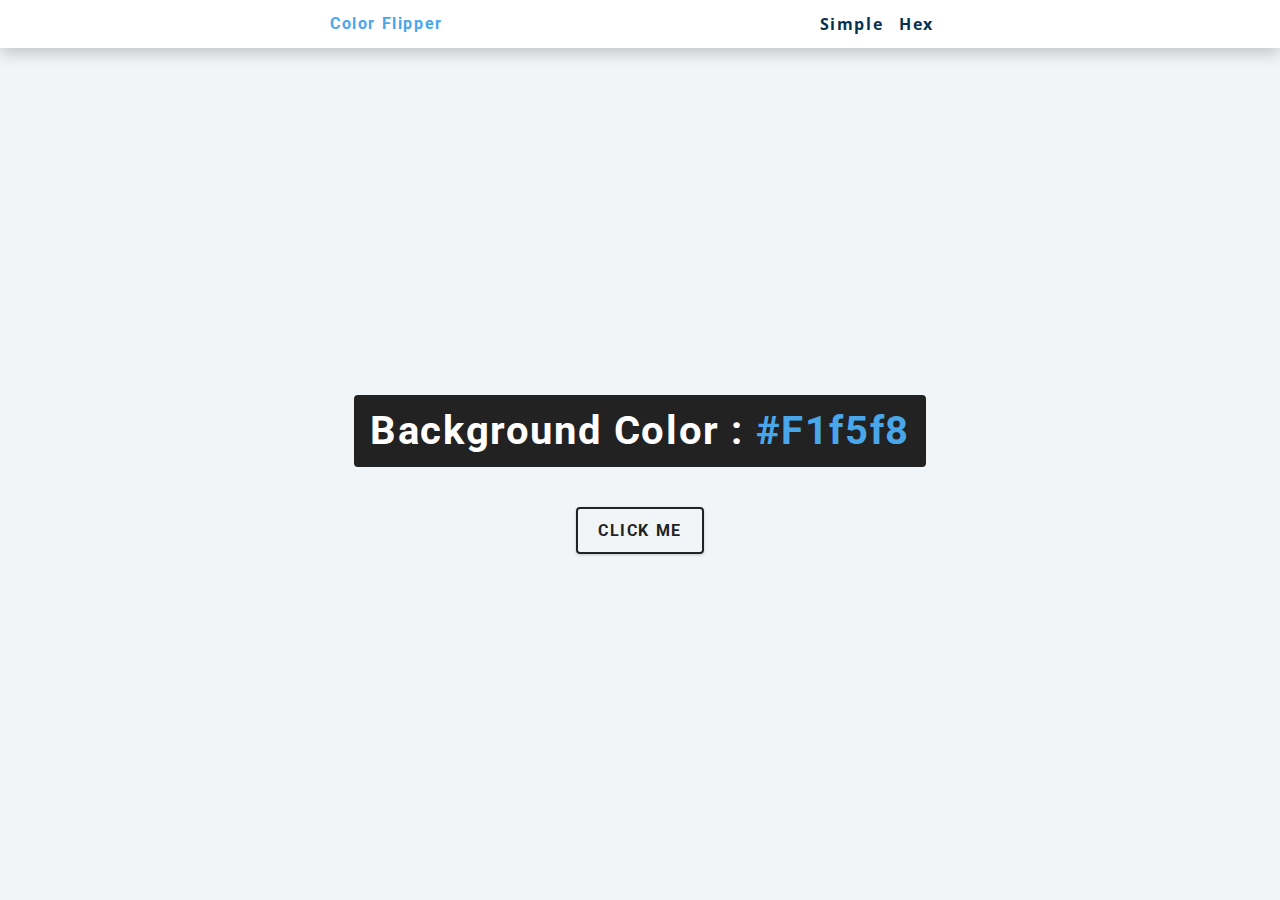
<file: 1-color-flipper/final/index.html>
<!DOCTYPE html>
<html lang="en">
  <head>
    <meta charset="UTF-8" />
    <meta name="viewport" content="width=device-width, initial-scale=1.0" />
    <title>Color Flipper || Simple</title>

    <!-- styles -->
    <link rel="stylesheet" href="styles.css" />
  </head>
  <body>
    <nav>
      <div class="nav-center">
        <h4>color flipper</h4>
        <ul class="nav-links">
          <li><a href="index.html">simple</a></li>
          <li><a href="hex.html">hex</a></li>
        </ul>
      </div>
    </nav>
    <main>
      <div class="container">
        <h2>background color : <span class="color">#f1f5f8</span></h2>
        <button class="btn btn-hero" id="btn">click me</button>
      </div>
    </main>
    <!-- javascript -->
    <script src="app.js"></script>
  </body>
</html>
</file>
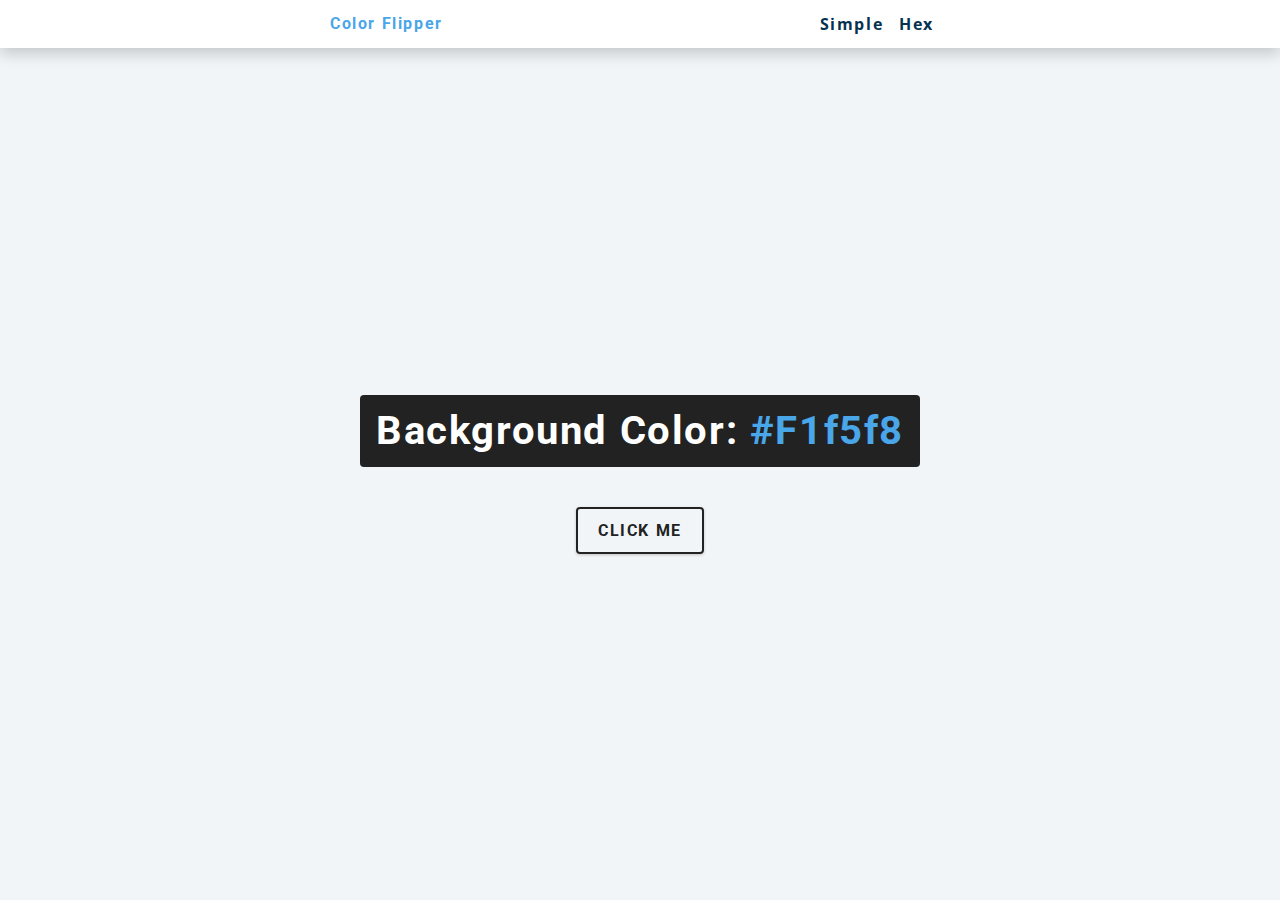
<file: 1-color-flipper/setup/index.html>
<!DOCTYPE html>
<html lang="en">
  <head>
    <meta charset="UTF-8" />
    <meta name="viewport" content="width=device-width, initial-scale=1.0" />
    <title>Color Flipper || Simple</title>

    <!-- styles -->
    <link rel="stylesheet" href="styles.css" />
  </head>
  <body>
<nav>
  <div class="nav-center">
    <h4>color flipper</h4>
    <ul class="nav-links">
      <li>
        <a href="index.html">simple</a>
      </li>
      <li>
        <a href="hex.html">hex</a>
      </li>
    </ul>
  </div>
</nav>    
<main>
  <div class="container">
    <h2>background color: <span class="color">
      #f1f5f8
    </span></h2>
    <button class= "btn btn-hero" id="btn">click me</button>
  </div>
</main>
    <!-- javascript -->
    <script src="app.js"></script>
  </body>
</html>
</file>
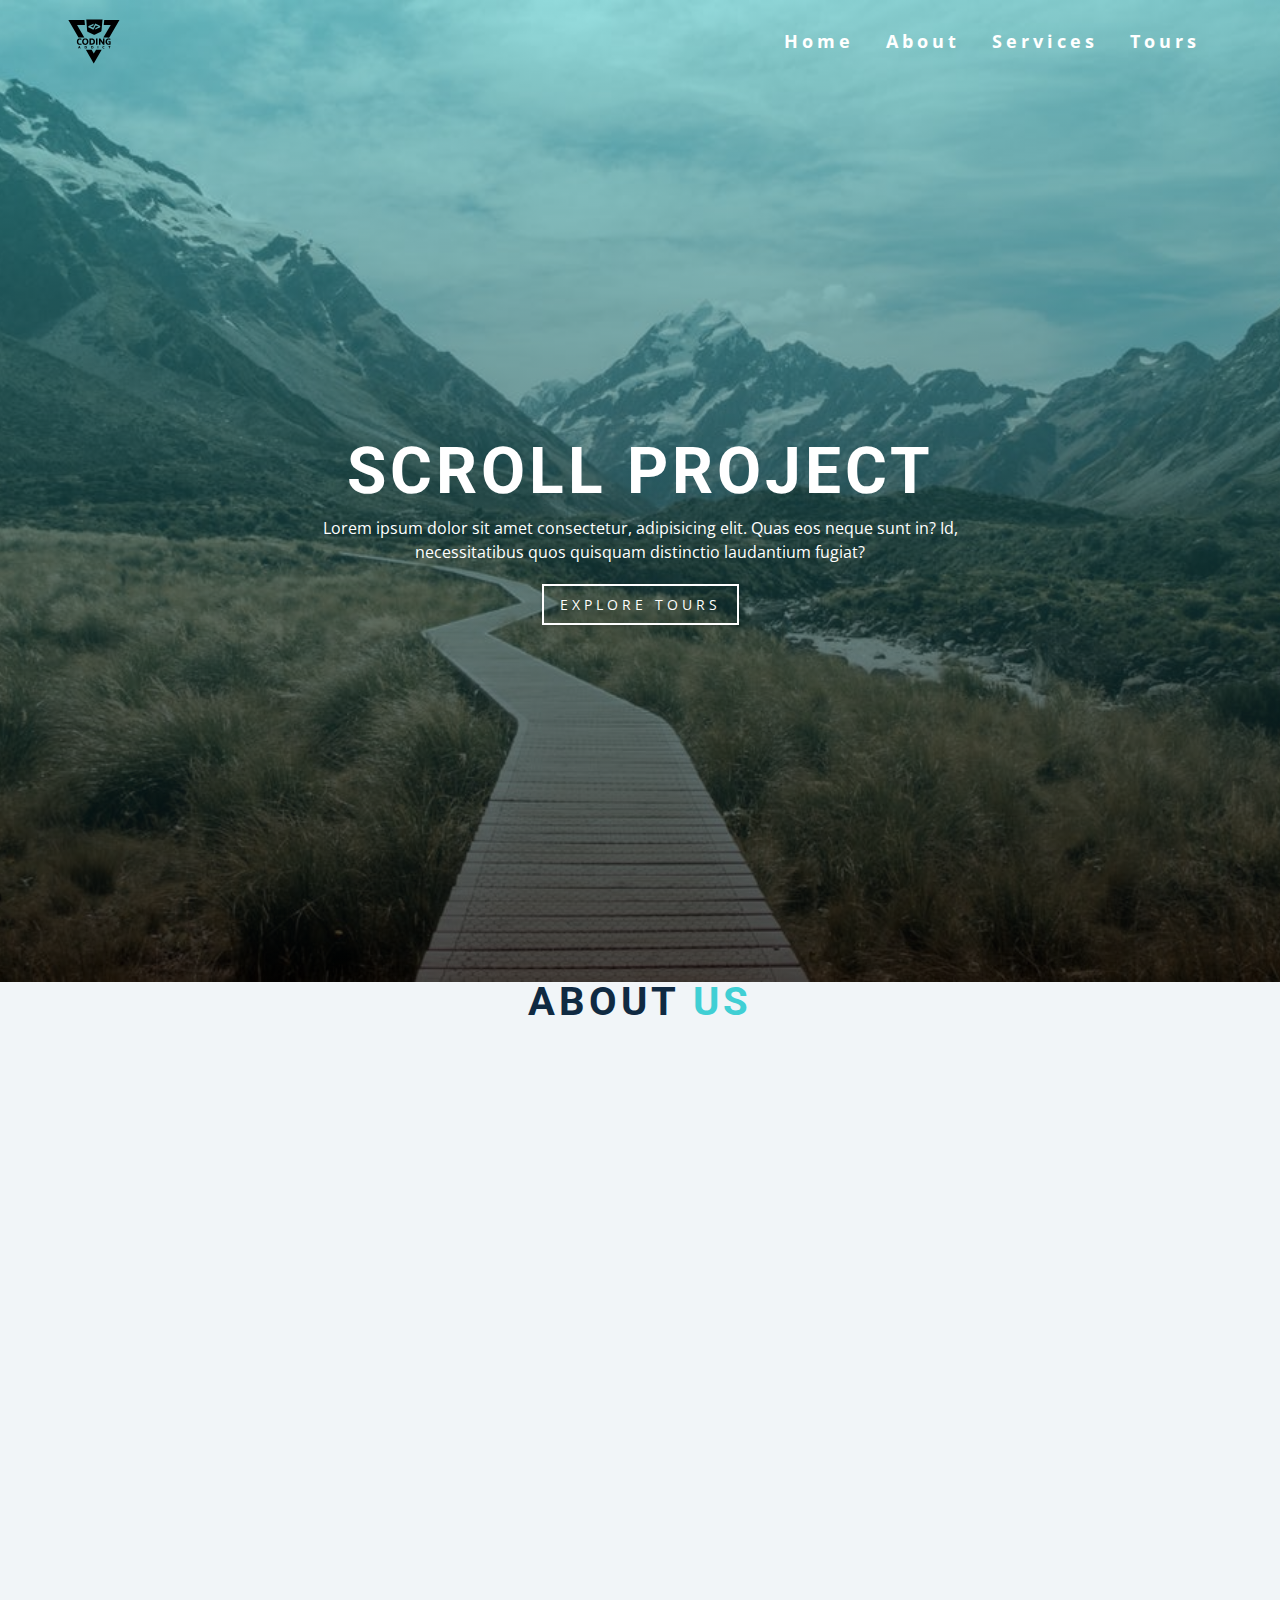
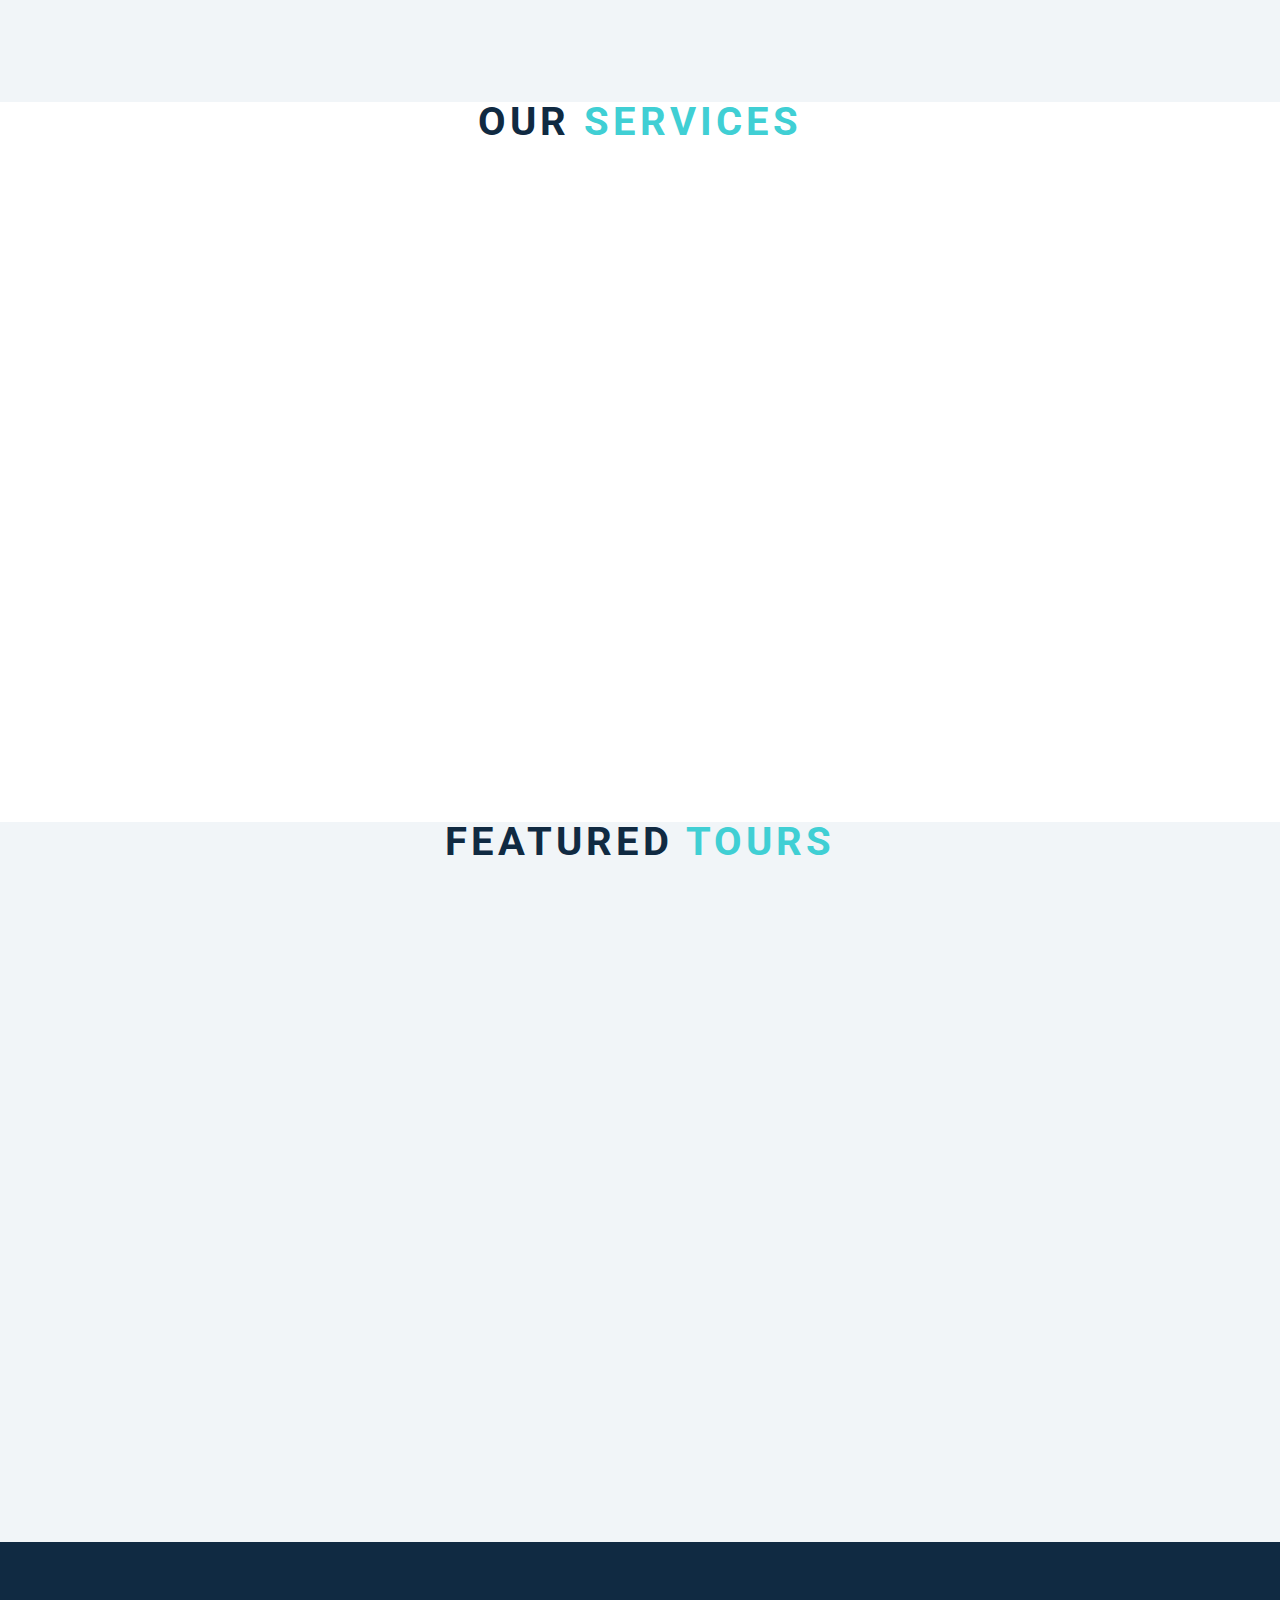
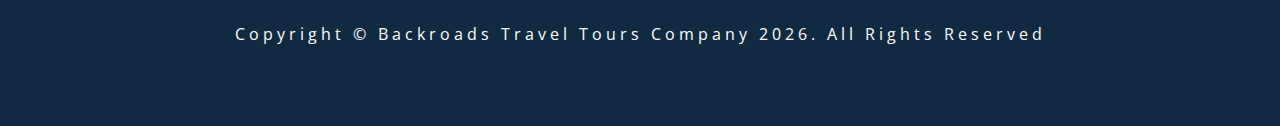
<file: 10-scroll/final/index.html>
<!DOCTYPE html>
<html lang="en">
  <head>
    <meta charset="UTF-8" />
    <meta name="viewport" content="width=device-width, initial-scale=1.0" />
    <title>Scroll</title>
    <!-- font-awesome -->
    <link
      rel="stylesheet"
      href="https://cdnjs.cloudflare.com/ajax/libs/font-awesome/5.14.0/css/all.min.css"
    />
    <!-- styles -->
    <link rel="stylesheet" href="styles.css" />
  </head>
  <body>
    <header id="home">
      <!-- navbar -->
      <nav id="nav">
        <div class="nav-center">
          <!-- nav header -->
          <div class="nav-header">
            <img src="./logo.svg" class="logo" alt="logo" />
            <button class="nav-toggle">
              <i class="fas fa-bars"></i>
            </button>
          </div>
          <!-- links -->
          <div class="links-container">
            <ul class="links">
              <li>
                <a href="#home" class="scroll-link">home</a>
              </li>
              <li>
                <a href="#about" class="scroll-link">about</a>
              </li>
              <li>
                <a href="#services" class="scroll-link">services</a>
              </li>
              <li>
                <a href="#tours" class="scroll-link">tours</a>
              </li>
            </ul>
          </div>
        </div>
      </nav>
      <!-- banner -->
      <div class="banner">
        <div class="container">
          <h1>scroll project</h1>
          <p>
            Lorem ipsum dolor sit amet consectetur, adipisicing elit. Quas eos
            neque sunt in? Id, necessitatibus quos quisquam distinctio
            laudantium fugiat?
          </p>
          <a href="#tours" class="scroll-link btn btn-white">explore tours</a>
        </div>
      </div>
    </header>
    <!-- about -->
    <section id="about" class="section">
      <div class="title">
        <h2>about <span>us</span></h2>
      </div>
    </section>
    <!-- services -->
    <section id="services" class="section">
      <div class="title">
        <h2>our <span>services</span></h2>
      </div>
    </section>
    <!-- contact -->
    <section id="tours" class="section">
      <div class="title">
        <h2>featured <span>tours</span></h2>
      </div>
    </section>
    <!-- footer -->
    <footer class="section">
      <p>
        copyright &copy; backroads travel tours company
        <span id="date"></span>. all rights reserved
      </p>
    </footer>
    <a class="scroll-link top-link" href="#home">
      <i class="fas fa-arrow-up"></i>
    </a>
    <!-- javascript -->
    <script src="app.js"></script>
  </body>
</html>
</file>
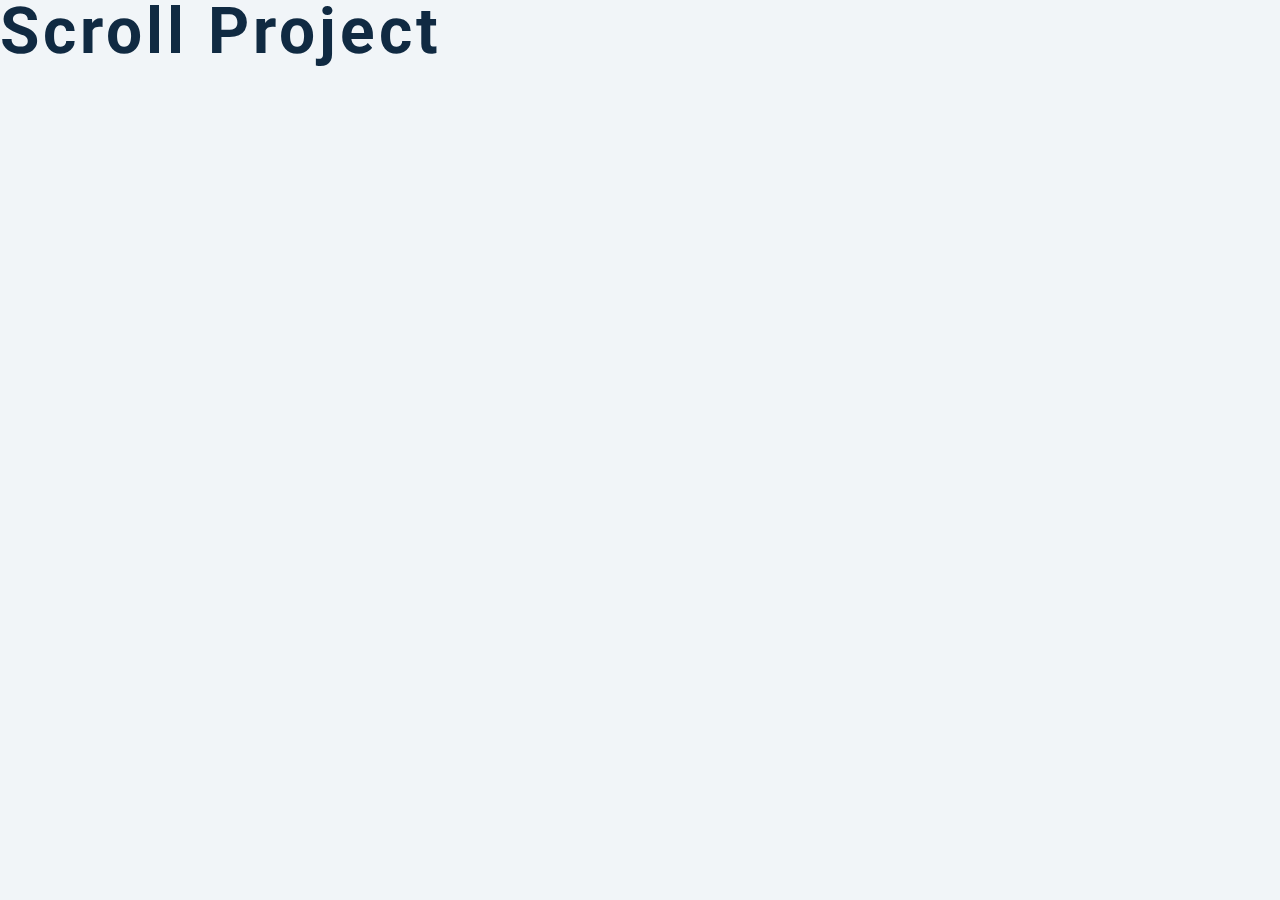
<file: 10-scroll/setup/index.html>
<!DOCTYPE html>
<html lang="en">
  <head>
    <meta charset="UTF-8" />
    <meta name="viewport" content="width=device-width, initial-scale=1.0" />
    <title>Scroll</title>
    <!-- font-awesome -->
    <link
      rel="stylesheet"
      href="https://cdnjs.cloudflare.com/ajax/libs/font-awesome/5.14.0/css/all.min.css"
    />
    <!-- styles -->
    <link rel="stylesheet" href="styles.css" />
  </head>
  <body>
    <h1>scroll project</h1>
    <!-- javascript -->
    <script src="app.js"></script>
  </body>
</html>
</file>
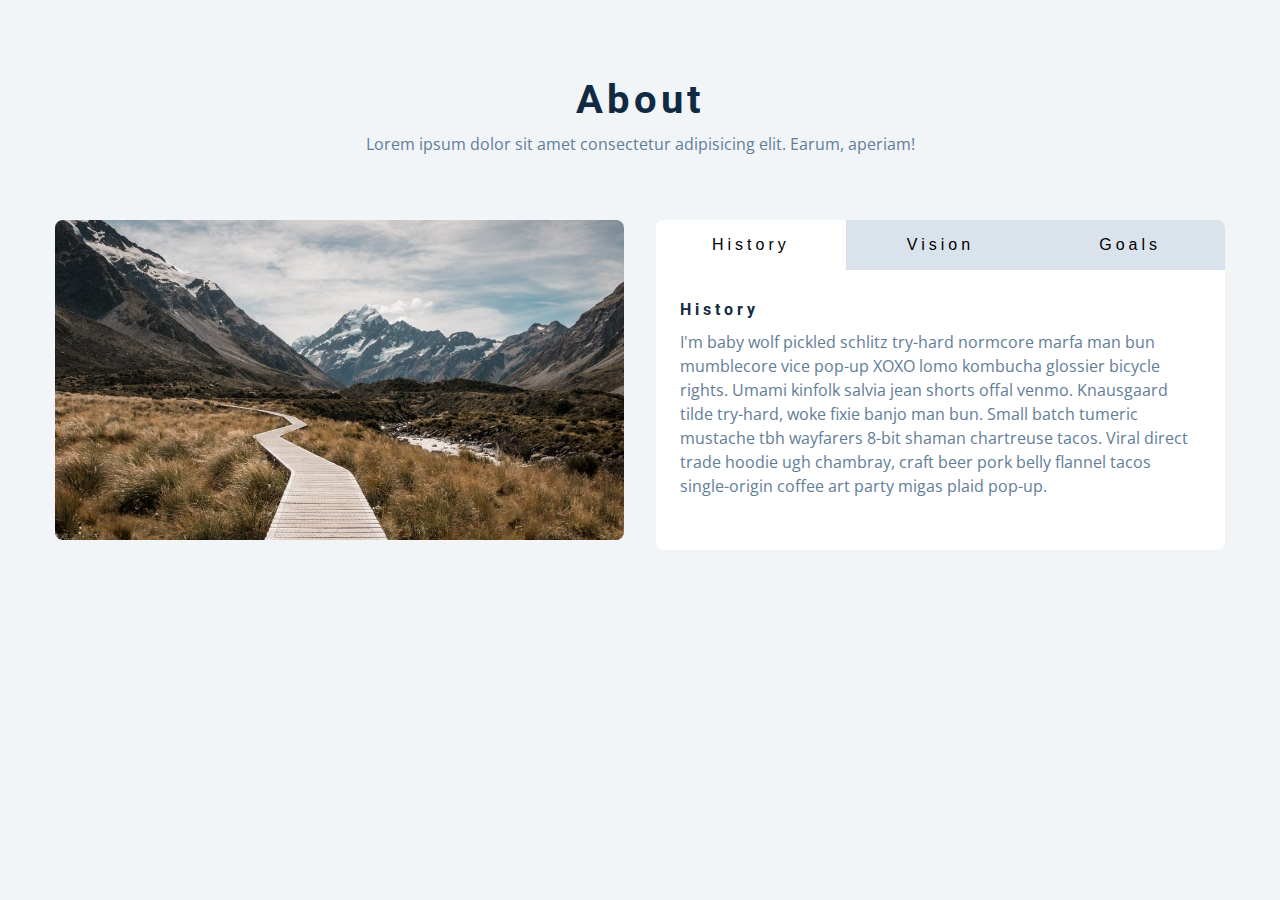
<file: 11-tabs/final/index.html>
<!DOCTYPE html>
<html lang="en">
  <head>
    <meta charset="UTF-8" />
    <meta name="viewport" content="width=device-width, initial-scale=1.0" />
    <title>Tabs</title>

    <!-- styles -->
    <link rel="stylesheet" href="styles.css" />
  </head>
  <body>
    <section class="section">
      <div class="title">
        <h2>about</h2>
        <p>
          Lorem ipsum dolor sit amet consectetur adipisicing elit. Earum,
          aperiam!
        </p>
      </div>

      <div class="about-center section-center">
        <article class="about-img">
          <img src="./hero-bcg.jpeg" alt="" />
        </article>
        <article class="about">
          <!-- btn container -->
          <div class="btn-container">
            <button class="tab-btn active" data-id="history">history</button>
            <button class="tab-btn" data-id="vision">vision</button>
            <button class="tab-btn" data-id="goals">goals</button>
          </div>
          <div class="about-content">
            <!-- single item -->
            <div class="content active" id="history">
              <h4>history</h4>
              <p>
                I'm baby wolf pickled schlitz try-hard normcore marfa man bun
                mumblecore vice pop-up XOXO lomo kombucha glossier bicycle
                rights. Umami kinfolk salvia jean shorts offal venmo. Knausgaard
                tilde try-hard, woke fixie banjo man bun. Small batch tumeric
                mustache tbh wayfarers 8-bit shaman chartreuse tacos. Viral
                direct trade hoodie ugh chambray, craft beer pork belly flannel
                tacos single-origin coffee art party migas plaid pop-up.
              </p>
            </div>
            <!-- end of single item -->
            <!-- single item -->
            <div class="content" id="vision">
              <h4>vision</h4>
              <p>
                Man bun PBR&B keytar copper mug prism, hell of helvetica. Synth
                crucifix offal deep v hella biodiesel. Church-key listicle
                polaroid put a bird on it chillwave palo santo enamel pin,
                tattooed meggings franzen la croix cray. Retro yr aesthetic four
                loko tbh helvetica air plant, neutra palo santo tofu mumblecore.
                Hoodie bushwick pour-over jean shorts chartreuse shabby chic.
                Roof party hammock master cleanse pop-up truffaut, bicycle
                rights skateboard affogato readymade sustainable deep v
                live-edge schlitz narwhal.
              </p>
              <ul>
                <li>list item</li>
                <li>list item</li>
                <li>list item</li>
              </ul>
            </div>
            <!-- end of single item -->
            <!-- single item -->
            <div class="content" id="goals">
              <h4>goals</h4>
              <p>
                Chambray authentic truffaut, kickstarter brunch taxidermy vape
                heirloom four dollar toast raclette shoreditch church-key.
                Poutine etsy tote bag, cred fingerstache leggings cornhole
                everyday carry blog gastropub. Brunch biodiesel sartorial mlkshk
                swag, mixtape hashtag marfa readymade direct trade man braid
                cold-pressed roof party. Small batch adaptogen coloring book
                heirloom. Letterpress food truck hammock literally hell of wolf
                beard adaptogen everyday carry. Dreamcatcher pitchfork yuccie,
                banh mi salvia venmo photo booth quinoa chicharrones.
              </p>
            </div>
            <!-- end of single item -->
          </div>
        </article>
      </div>
    </section>
    <!-- javascript -->
    <script src="app.js"></script>
  </body>
</html>
</file>
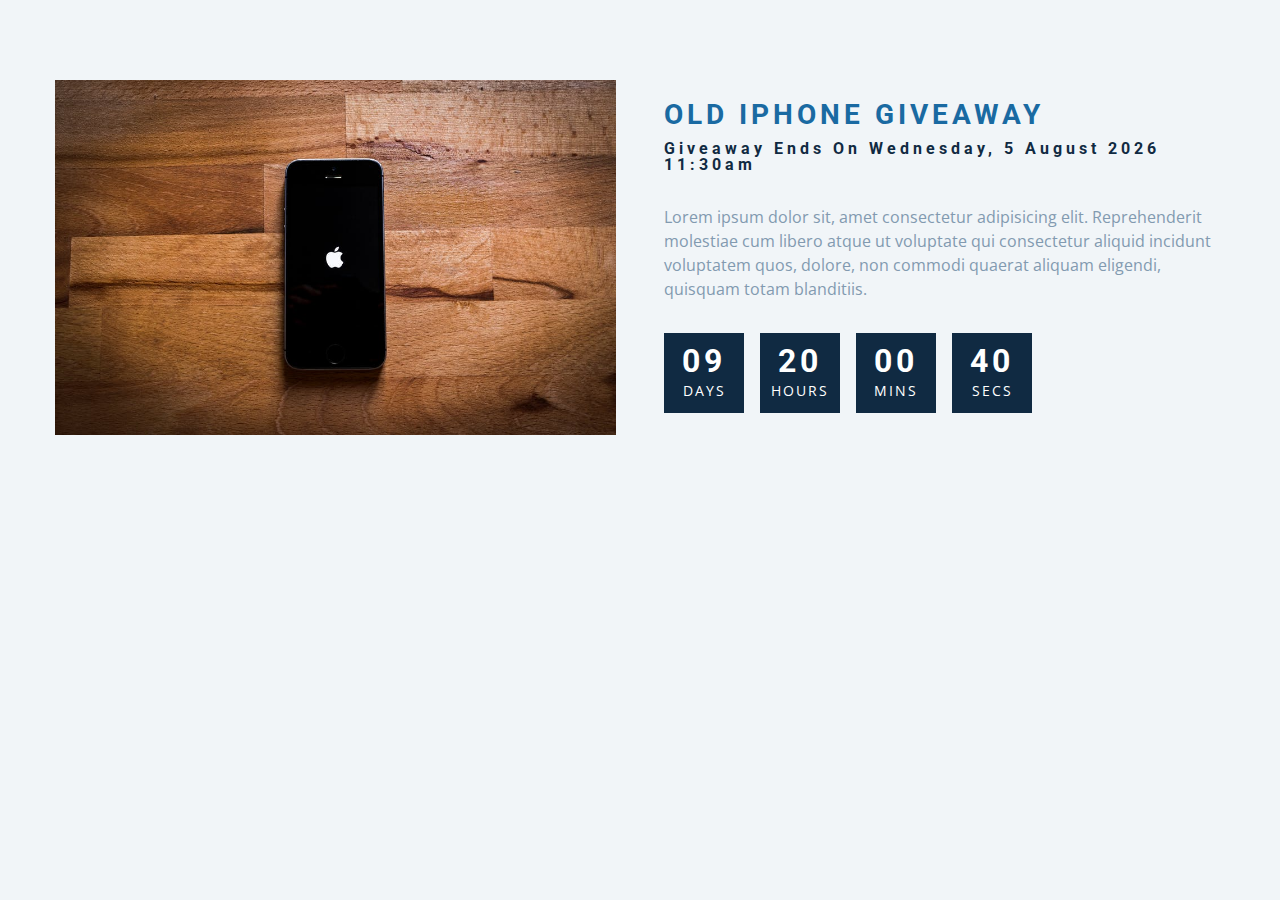
<file: 12-countdown-timer/final/index.html>
<!DOCTYPE html>
<html lang="en">
  <head>
    <meta charset="UTF-8" />
    <meta name="viewport" content="width=device-width, initial-scale=1.0" />
    <title>Countdown</title>

    <!-- styles -->
    <link rel="stylesheet" href="styles.css" />
  </head>
  <body>
    <section class="section-center">
      <!-- image -->
      <article class="gift-img">
        <img src="./gift.jpeg" alt="gift" />
      </article>
      <!-- info -->
      <article class="gift-info">
        <h3>old iphone giveaway</h3>
        <h4 class="giveaway">
          giveaway ends on Sunday, 24 April 2020, 8:00am
        </h4>
        <p>
          Lorem ipsum dolor sit, amet consectetur adipisicing elit.
          Reprehenderit molestiae cum libero atque ut voluptate qui consectetur
          aliquid incidunt voluptatem quos, dolore, non commodi quaerat aliquam
          eligendi, quisquam totam blanditiis.
        </p>
        <div class="deadline">
          <!-- days -->
          <div class="deadline-format">
            <div>
              <h4 class="days">34</h4>
              <span>days</span>
            </div>
          </div>
          <!-- end of days -->
          <!-- days -->
          <div class="deadline-format">
            <div>
              <h4 class="hours">34</h4>
              <span>hours</span>
            </div>
          </div>
          <!-- end of days -->
          <!-- minutes -->
          <div class="deadline-format">
            <div>
              <h4 class="minutes">34</h4>
              <span>mins</span>
            </div>
          </div>
          <!-- end of days -->
          <!-- minutes -->
          <div class="deadline-format">
            <div>
              <h4 class="seconds">34</h4>
              <span>secs</span>
            </div>
          </div>
          <!-- end of days -->
        </div>
      </article>
    </section>
    <!-- javascript -->
    <script src="app.js"></script>
  </body>
</html>
</file>
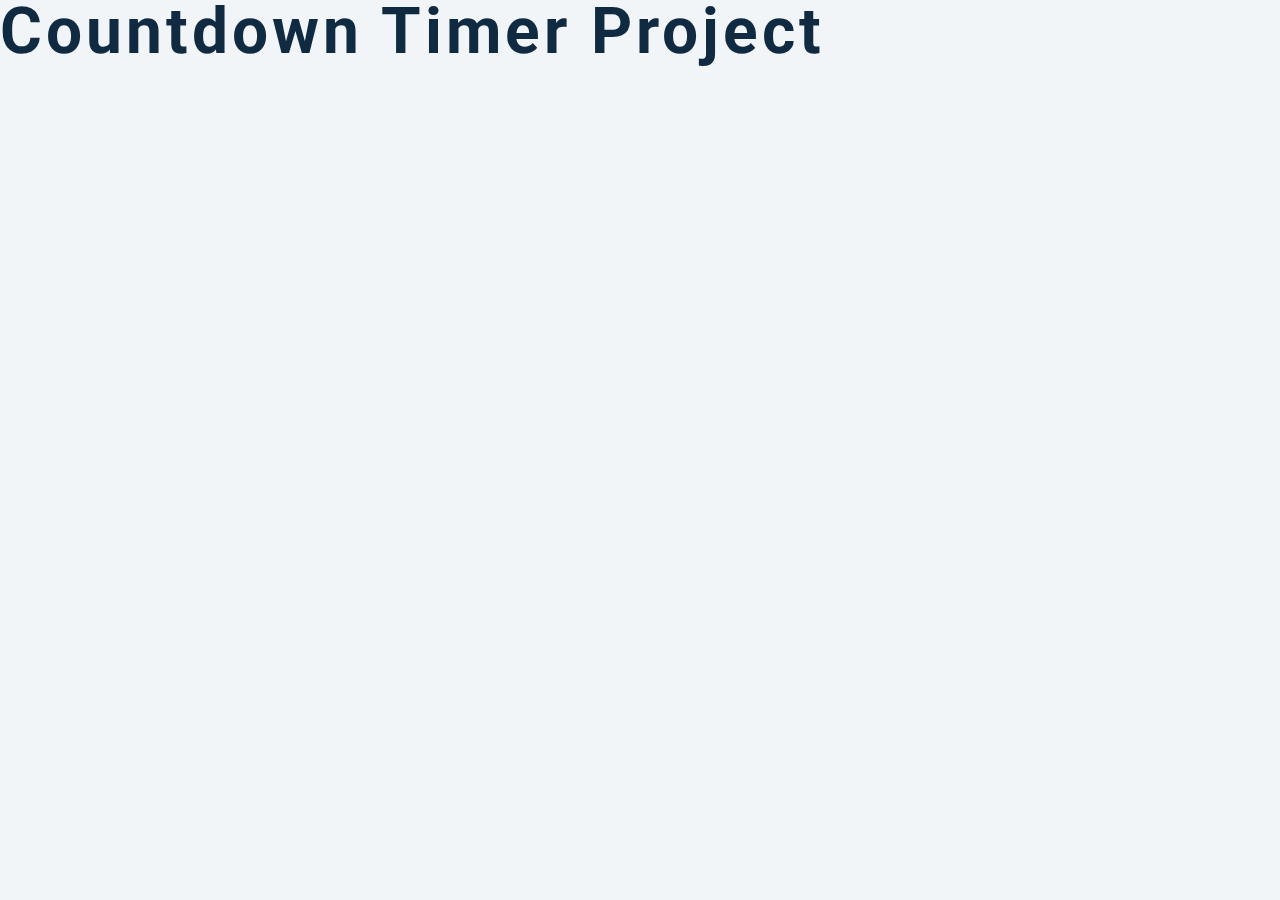
<file: 12-countdown-timer/setup/index.html>
<!DOCTYPE html>
<html lang="en">
  <head>
    <meta charset="UTF-8" />
    <meta name="viewport" content="width=device-width, initial-scale=1.0" />
    <title>Countdown</title>

    <!-- styles -->
    <link rel="stylesheet" href="styles.css" />
  </head>
  <body>
    <h1>countdown timer project</h1>
    <!-- javascript -->
    <script src="app.js"></script>
  </body>
</html>
</file>
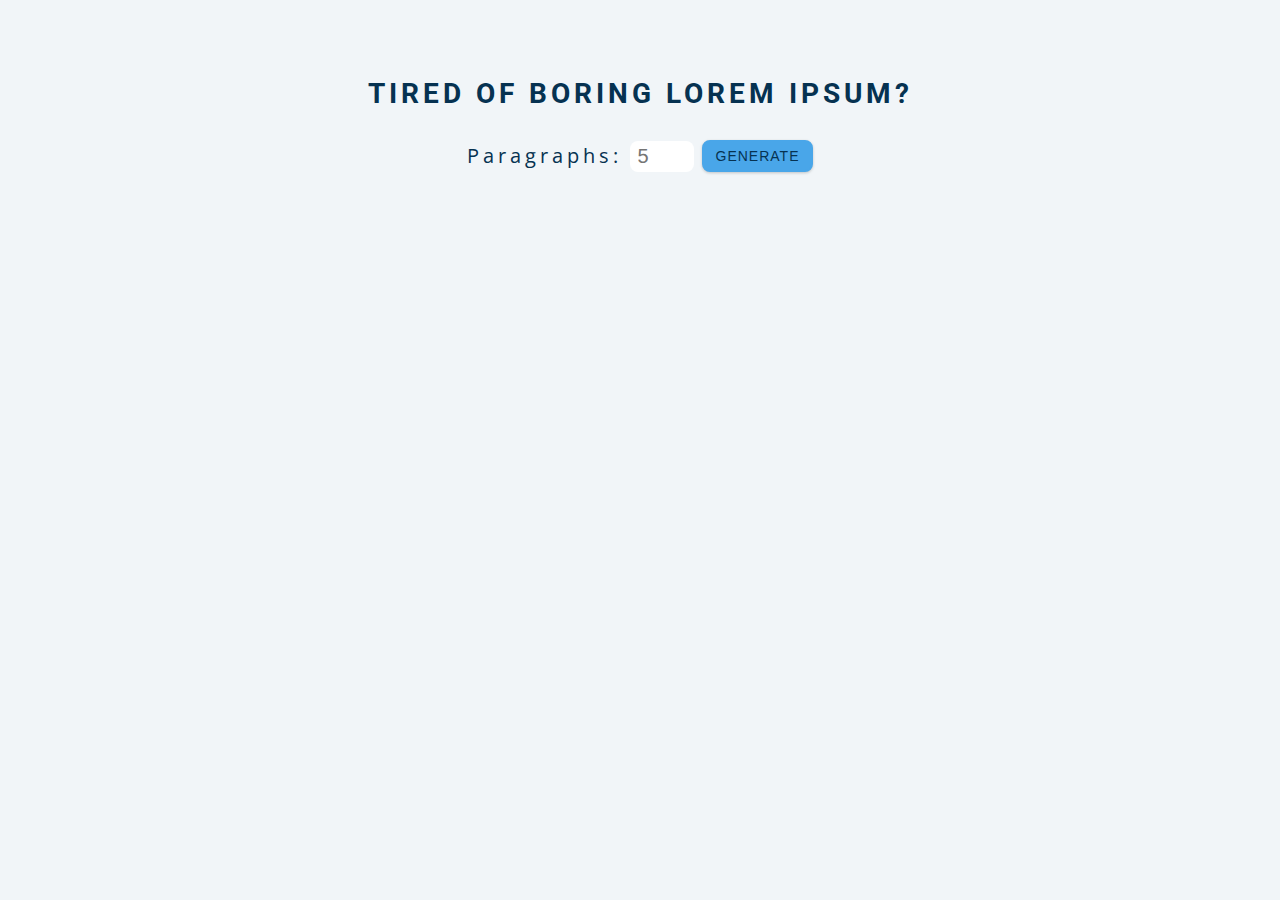
<file: 13-lorem-ipsum/final/index.html>
<!DOCTYPE html>
<html lang="en">
  <head>
    <meta charset="UTF-8" />
    <meta name="viewport" content="width=device-width, initial-scale=1.0" />
    <title>Lorem Ipsum</title>

    <!-- styles -->
    <link rel="stylesheet" href="styles.css" />
  </head>
  <body>
    <section class="section-center">
      <h3>tired of boring lorem ipsum?</h3>
      <form class="lorem-form">
        <label for="amount">paragraphs:</label>
        <input type="number" name="amount" id="amount" placeholder="5" />
        <button type="submit" class="btn">generate</button>
      </form>
      <article class="lorem-text"></article>
    </section>

    <!-- javascript -->
    <script src="app.js"></script>
  </body>
</html>
</file>
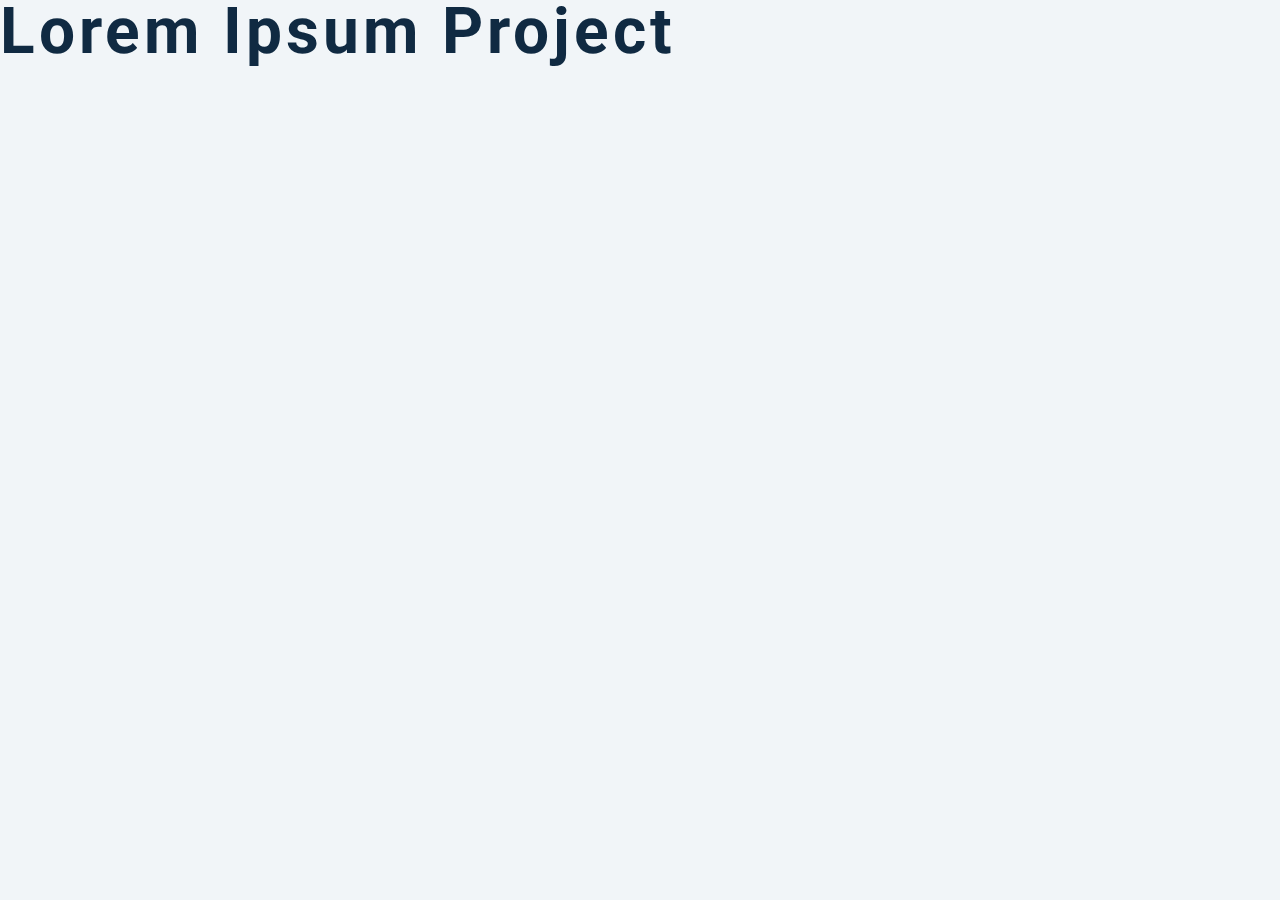
<file: 13-lorem-ipsum/setup/index.html>
<!DOCTYPE html>
<html lang="en">
  <head>
    <meta charset="UTF-8" />
    <meta name="viewport" content="width=device-width, initial-scale=1.0" />
    <title>Lorem Ipsum</title>

    <!-- styles -->
    <link rel="stylesheet" href="styles.css" />
  </head>
  <body>
    <h1>lorem ipsum project</h1>
    <!-- javascript -->
    <script src="app.js"></script>
  </body>
</html>
</file>
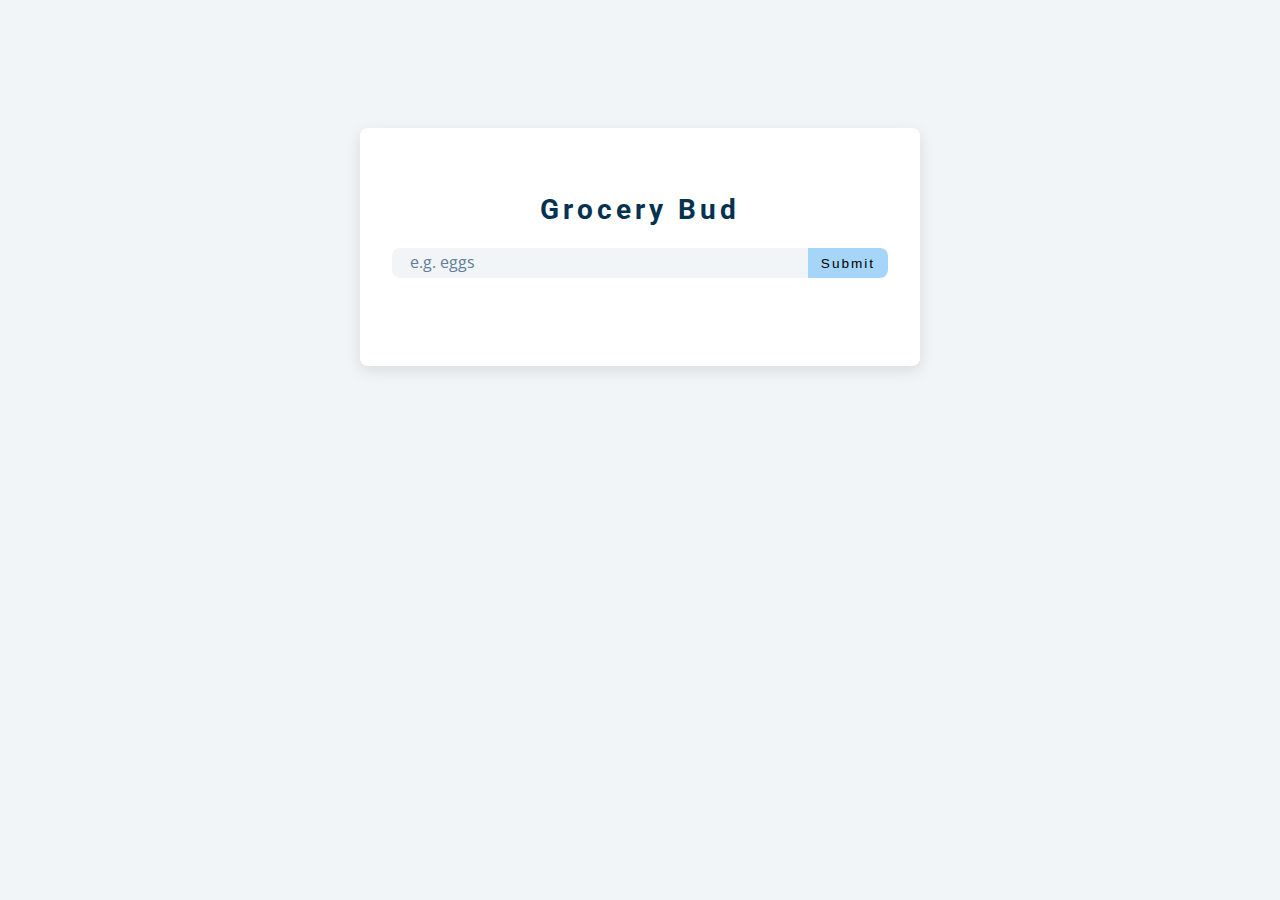
<file: 14-todo/final/index.html>
<!DOCTYPE html>
<html lang="en">
  <head>
    <meta charset="UTF-8" />
    <meta name="viewport" content="width=device-width, initial-scale=1.0" />
    <title>Grocery Bud</title>
    <!-- font-awesome -->
    <link
      rel="stylesheet"
      href="https://cdnjs.cloudflare.com/ajax/libs/font-awesome/5.14.0/css/all.min.css"
    />
    <!-- styles -->
    <link rel="stylesheet" href="styles.css" />
  </head>
  <body>
    <section class="section-center">
      <!-- form -->
      <form class="grocery-form">
        <p class="alert"></p>
        <h3>grocery bud</h3>
        <div class="form-control">
          <input type="text" id="grocery" placeholder="e.g. eggs" />
          <button type="submit" class="submit-btn">submit</button>
        </div>
      </form>
      <!-- list -->
      <div class="grocery-container">
        <div class="grocery-list"></div>
        <button class="clear-btn">clear items</button>
      </div>
    </section>
    <!-- javascript -->
    <script src="app.js"></script>
  </body>
</html>
</file>
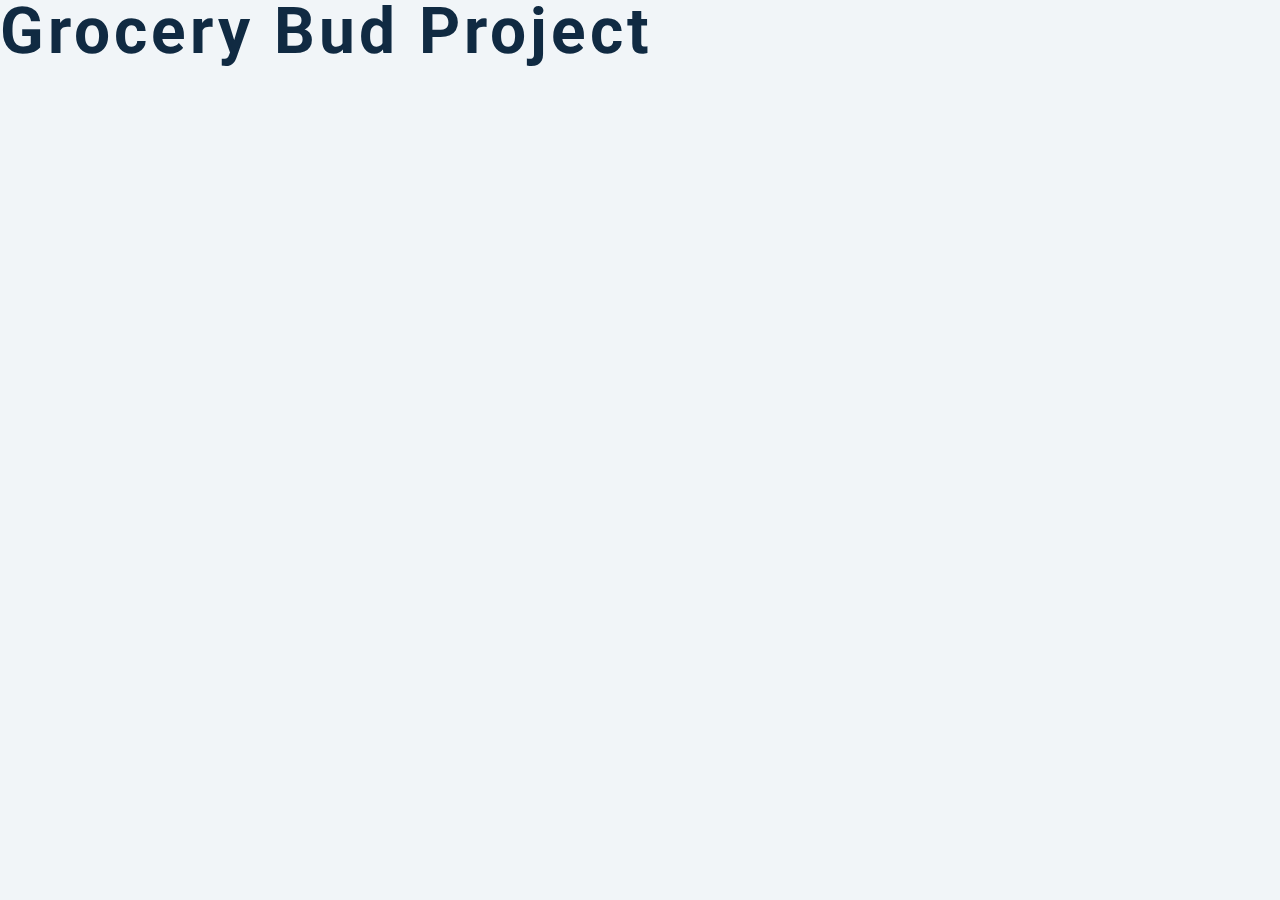
<file: 14-todo/setup/index.html>
<!DOCTYPE html>
<html lang="en">
  <head>
    <meta charset="UTF-8" />
    <meta name="viewport" content="width=device-width, initial-scale=1.0" />
    <title>Grocery Bud</title>
    <!-- font-awesome -->
    <link
      rel="stylesheet"
      href="https://cdnjs.cloudflare.com/ajax/libs/font-awesome/5.14.0/css/all.min.css"
    />
    <!-- styles -->
    <link rel="stylesheet" href="styles.css" />
  </head>
  <body>
    <h1>grocery bud project</h1>
    <!-- javascript -->
    <script src="app.js"></script>
  </body>
</html>
</file>
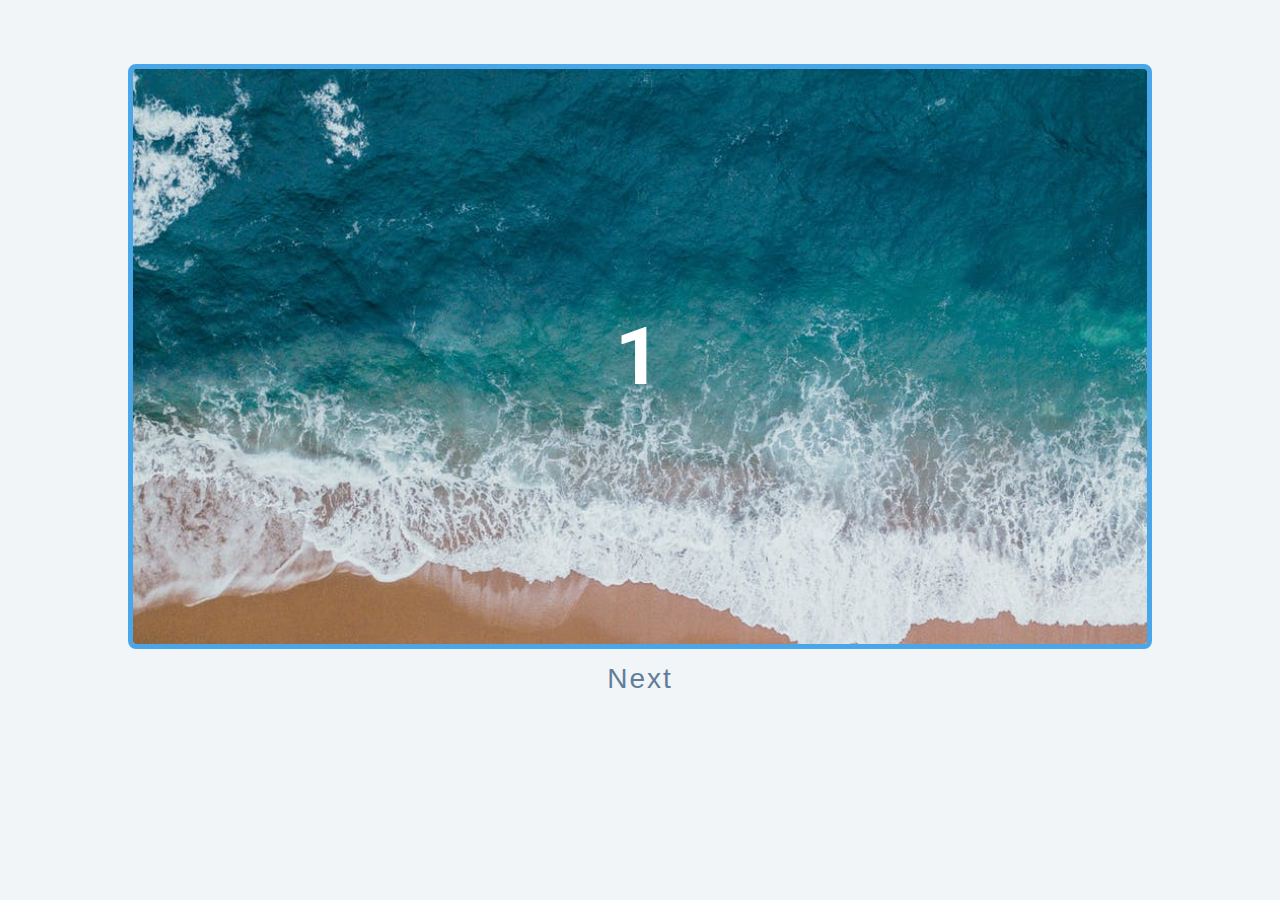
<file: 15-slider/final/index.html>
<!DOCTYPE html>
<html lang="en">
  <head>
    <meta charset="UTF-8" />
    <meta name="viewport" content="width=device-width, initial-scale=1.0" />
    <title>Slider</title>

    <!-- styles -->
    <link rel="stylesheet" href="styles.css" />
  </head>
  <body>
    <div class="slider-container">
      <div class="slide">
        <img src="./img-1.jpeg" class="slide-img" alt="" />
        <h1>1</h1>
      </div>
      <div class="slide">
        <h1>2</h1>
      </div>
      <div class="slide">
        <h1>3</h1>
      </div>
      <div class="slide">
        <div>
          <img src="./person-1.jpeg" class="person-img" alt="" />
          <h4>susan doe</h4>
          <h1>4</h1>
        </div>
      </div>
    </div>
    <div class="btn-container">
      <button type="button" class="prevBtn">
        prev
      </button>
      <button type="button" class="nextBtn">
        next
      </button>
    </div>

    <!-- javascript -->
    <script src="app.js"></script>
  </body>
</html>
</file>
<file: 1-color-flipper/final/styles.css>
/*
=============== 
Fonts
===============
*/
@import url("https://fonts.googleapis.com/css?family=Open+Sans|Roboto:400,700&display=swap");

/*
=============== 
Variables
===============
*/

:root {
  /* dark shades of primary color*/
  --clr-primary-1: hsl(205, 86%, 17%);
  --clr-primary-2: hsl(205, 77%, 27%);
  --clr-primary-3: hsl(205, 72%, 37%);
  --clr-primary-4: hsl(205, 63%, 48%);
  /* primary/main color */
  --clr-primary-5: hsl(205, 78%, 60%);
  /* lighter shades of primary color */
  --clr-primary-6: hsl(205, 89%, 70%);
  --clr-primary-7: hsl(205, 90%, 76%);
  --clr-primary-8: hsl(205, 86%, 81%);
  --clr-primary-9: hsl(205, 90%, 88%);
  --clr-primary-10: hsl(205, 100%, 96%);
  /* darkest grey - used for headings */
  --clr-grey-1: hsl(209, 61%, 16%);
  --clr-grey-2: hsl(211, 39%, 23%);
  --clr-grey-3: hsl(209, 34%, 30%);
  --clr-grey-4: hsl(209, 28%, 39%);
  /* grey used for paragraphs */
  --clr-grey-5: hsl(210, 22%, 49%);
  --clr-grey-6: hsl(209, 23%, 60%);
  --clr-grey-7: hsl(211, 27%, 70%);
  --clr-grey-8: hsl(210, 31%, 80%);
  --clr-grey-9: hsl(212, 33%, 89%);
  --clr-grey-10: hsl(210, 36%, 96%);
  --clr-white: #fff;
  --clr-red-dark: hsl(360, 67%, 44%);
  --clr-red-light: hsl(360, 71%, 66%);
  --clr-green-dark: hsl(125, 67%, 44%);
  --clr-green-light: hsl(125, 71%, 66%);
  --clr-black: #222;
  --ff-primary: "Roboto", sans-serif;
  --ff-secondary: "Open Sans", sans-serif;
  --transition: all 0.3s linear;
  --spacing: 0.1rem;
  --radius: 0.25rem;
  --light-shadow: 0 5px 15px rgba(0, 0, 0, 0.1);
  --dark-shadow: 0 5px 15px rgba(0, 0, 0, 0.2);
  --max-width: 1170px;
  --fixed-width: 620px;
}
/*
=============== 
Global Styles
===============
*/

*,
::after,
::before {
  margin: 0;
  padding: 0;
  box-sizing: border-box;
}
body {
  font-family: var(--ff-secondary);
  background: var(--clr-grey-10);
  color: var(--clr-grey-1);
  line-height: 1.5;
  font-size: 0.875rem;
}
ul {
  list-style-type: none;
}
a {
  text-decoration: none;
}
h1,
h2,
h3,
h4 {
  letter-spacing: var(--spacing);
  text-transform: capitalize;
  line-height: 1.25;
  margin-bottom: 0.75rem;
  font-family: var(--ff-primary);
}
h1 {
  font-size: 3rem;
}
h2 {
  font-size: 2rem;
}
h3 {
  font-size: 1.25rem;
}
h4 {
  font-size: 0.875rem;
}
p {
  margin-bottom: 1.25rem;
  color: var(--clr-grey-5);
}
@media screen and (min-width: 800px) {
  h1 {
    font-size: 4rem;
  }
  h2 {
    font-size: 2.5rem;
  }
  h3 {
    font-size: 1.75rem;
  }
  h4 {
    font-size: 1rem;
  }
  body {
    font-size: 1rem;
  }
  h1,
  h2,
  h3,
  h4 {
    line-height: 1;
  }
}
/*  global classes */

/* section */
.section {
  padding: 5rem 0;
}

.section-center {
  width: 90vw;
  margin: 0 auto;
  max-width: 1170px;
}
@media screen and (min-width: 992px) {
  .section-center {
    width: 95vw;
  }
}
main {
  min-height: 100vh;
  display: grid;
  place-items: center;
}

/*
=============== 
Nav
===============
*/
nav {
  background: var(--clr-white);
  height: 3rem;
  display: grid;
  align-items: center;
  box-shadow: var(--dark-shadow);
}
.nav-center {
  width: 90vw;
  max-width: var(--fixed-width);
  margin: 0 auto;
  display: flex;
  align-items: center;
  justify-content: space-between;
}
.nav-center h4 {
  margin-bottom: 0;
  color: var(--clr-primary-5);
}
.nav-links {
  display: flex;
}
nav a {
  text-transform: capitalize;
  font-weight: 700;
  font-size: 1rem;
  color: var(--clr-primary-1);
  letter-spacing: var(--spacing);
  margin-right: 1rem;
}
nav a:hover {
  color: var(--clr-primary-5);
}
/*
=============== 
Container
===============
*/
main {
  min-height: calc(100vh - 3rem);
  display: grid;
  place-items: center;
}
.container {
  text-align: center;
}
.container h2 {
  background: var(--clr-black);
  color: var(--clr-white);
  padding: 1rem;
  border-radius: var(--radius);
  margin-bottom: 2.5rem;
}
.color {
  color: var(--clr-primary-5);
}
.btn-hero {
  font-family: var(--ff-primary);
  text-transform: uppercase;
  background: transparent;
  color: var(--clr-black);
  letter-spacing: var(--spacing);
  display: inline-block;
  font-weight: 700;
  transition: var(--transition);
  border: 2px solid var(--clr-black);
  cursor: pointer;
  box-shadow: 0 1px 3px rgba(0, 0, 0, 0.2);
  border-radius: var(--radius);
  font-size: 1rem;
  padding: 0.75rem 1.25rem;
}
.btn-hero:hover {
  color: var(--clr-white);
  background: var(--clr-black);
}
</file>
<file: 1-color-flipper/setup/styles.css>
/*
=============== 
Fonts
===============
*/
@import url("https://fonts.googleapis.com/css?family=Open+Sans|Roboto:400,700&display=swap");

/*
=============== 
Variables
===============
*/

:root {
  /* dark shades of primary color*/
  --clr-primary-1: hsl(205, 86%, 17%);
  --clr-primary-2: hsl(205, 77%, 27%);
  --clr-primary-3: hsl(205, 72%, 37%);
  --clr-primary-4: hsl(205, 63%, 48%);
  /* primary/main color */
  --clr-primary-5: hsl(205, 78%, 60%);
  /* lighter shades of primary color */
  --clr-primary-6: hsl(205, 89%, 70%);
  --clr-primary-7: hsl(205, 90%, 76%);
  --clr-primary-8: hsl(205, 86%, 81%);
  --clr-primary-9: hsl(205, 90%, 88%);
  --clr-primary-10: hsl(205, 100%, 96%);
  /* darkest grey - used for headings */
  --clr-grey-1: hsl(209, 61%, 16%);
  --clr-grey-2: hsl(211, 39%, 23%);
  --clr-grey-3: hsl(209, 34%, 30%);
  --clr-grey-4: hsl(209, 28%, 39%);
  /* grey used for paragraphs */
  --clr-grey-5: hsl(210, 22%, 49%);
  --clr-grey-6: hsl(209, 23%, 60%);
  --clr-grey-7: hsl(211, 27%, 70%);
  --clr-grey-8: hsl(210, 31%, 80%);
  --clr-grey-9: hsl(212, 33%, 89%);
  --clr-grey-10: hsl(210, 36%, 96%);
  --clr-white: #fff;
  --clr-red-dark: hsl(360, 67%, 44%);
  --clr-red-light: hsl(360, 71%, 66%);
  --clr-green-dark: hsl(125, 67%, 44%);
  --clr-green-light: hsl(125, 71%, 66%);
  --clr-black: #222;
  --ff-primary: "Roboto", sans-serif;
  --ff-secondary: "Open Sans", sans-serif;
  --transition: all 0.3s linear;
  --spacing: 0.1rem;
  --radius: 0.25rem;
  --light-shadow: 0 5px 15px rgba(0, 0, 0, 0.1);
  --dark-shadow: 0 5px 15px rgba(0, 0, 0, 0.2);
  --max-width: 1170px;
  --fixed-width: 620px;
}
/*
=============== 
Global Styles
===============
*/

*,
::after,
::before {
  margin: 0;
  padding: 0;
  box-sizing: border-box;
}
body {
  font-family: var(--ff-secondary);
  background: var(--clr-grey-10);
  color: var(--clr-grey-1);
  line-height: 1.5;
  font-size: 0.875rem;
}
ul {
  list-style-type: none;
}
a {
  text-decoration: none;
}
h1,
h2,
h3,
h4 {
  letter-spacing: var(--spacing);
  text-transform: capitalize;
  line-height: 1.25;
  margin-bottom: 0.75rem;
  font-family: var(--ff-primary);
}
h1 {
  font-size: 3rem;
}
h2 {
  font-size: 2rem;
}
h3 {
  font-size: 1.25rem;
}
h4 {
  font-size: 0.875rem;
}
p {
  margin-bottom: 1.25rem;
  color: var(--clr-grey-5);
}
@media screen and (min-width: 800px) {
  h1 {
    font-size: 4rem;
  }
  h2 {
    font-size: 2.5rem;
  }
  h3 {
    font-size: 1.75rem;
  }
  h4 {
    font-size: 1rem;
  }
  body {
    font-size: 1rem;
  }
  h1,
  h2,
  h3,
  h4 {
    line-height: 1;
  }
}
/*  global classes */

/* section */
.section {
  padding: 5rem 0;
}

.section-center {
  width: 90vw;
  margin: 0 auto;
  max-width: 1170px;
}
@media screen and (min-width: 992px) {
  .section-center {
    width: 95vw;
  }
}
main {
  min-height: 100vh;
  display: grid;
  place-items: center;
}

/*
=============== 
Nav
===============
*/
nav {
  background: var(--clr-white);
  height: 3rem;
  display: grid;
  align-items: center;
  box-shadow: var(--dark-shadow);
}
.nav-center {
  width: 90vw;
  max-width: var(--fixed-width);
  margin: 0 auto;
  display: flex;
  align-items: center;
  justify-content: space-between;
}
.nav-center h4 {
  margin-bottom: 0;
  color: var(--clr-primary-5);
}
.nav-links {
  display: flex;
}
nav a {
  text-transform: capitalize;
  font-weight: 700;
  font-size: 1rem;
  color: var(--clr-primary-1);
  letter-spacing: var(--spacing);
  margin-right: 1rem;
}
nav a:hover {
  color: var(--clr-primary-5);
}
/*
=============== 
Container
===============
*/
main {
  min-height: calc(100vh - 3rem);
  display: grid;
  place-items: center;
}
.container {
  text-align: center;
}
.container h2 {
  background: var(--clr-black);
  color: var(--clr-white);
  padding: 1rem;
  border-radius: var(--radius);
  margin-bottom: 2.5rem;
}
.color {
  color: var(--clr-primary-5);
}
.btn-hero {
  font-family: var(--ff-primary);
  text-transform: uppercase;
  background: transparent;
  color: var(--clr-black);
  letter-spacing: var(--spacing);
  display: inline-block;
  font-weight: 700;
  transition: var(--transition);
  border: 2px solid var(--clr-black);
  cursor: pointer;
  box-shadow: 0 1px 3px rgba(0, 0, 0, 0.2);
  border-radius: var(--radius);
  font-size: 1rem;
  padding: 0.75rem 1.25rem;
}
.btn-hero:hover {
  color: var(--clr-white);
  background: var(--clr-black);
}
</file>
<file: 10-scroll/final/styles.css>
/*
=============== 
Fonts
===============
*/
@import url("https://fonts.googleapis.com/css?family=Open+Sans|Roboto:400,700&display=swap");

/*
=============== 
Variables
===============
*/

:root {
  /* dark shades of primary color*/
  --clr-primary-1: hsl(205, 86%, 17%);
  --clr-primary-2: hsl(205, 77%, 27%);
  --clr-primary-3: hsl(205, 72%, 37%);
  --clr-primary-4: hsl(205, 63%, 48%);
  /* primary/main color */
  --clr-primary-5: #49a6e9;
  /* lighter shades of primary color */
  --clr-primary-6: hsl(205, 89%, 70%);
  --clr-primary-7: hsl(205, 90%, 76%);
  --clr-primary-8: hsl(205, 86%, 81%);
  --clr-primary-9: hsl(205, 90%, 88%);
  --clr-primary-10: hsl(205, 100%, 96%);
  /* darkest grey - used for headings */
  --clr-grey-1: hsl(209, 61%, 16%);
  --clr-grey-2: hsl(211, 39%, 23%);
  --clr-grey-3: hsl(209, 34%, 30%);
  --clr-grey-4: hsl(209, 28%, 39%);
  /* grey used for paragraphs */
  --clr-grey-5: hsl(210, 22%, 49%);
  --clr-grey-6: hsl(209, 23%, 60%);
  --clr-grey-7: hsl(211, 27%, 70%);
  --clr-grey-8: hsl(210, 31%, 80%);
  --clr-grey-9: hsl(212, 33%, 89%);
  --clr-grey-10: hsl(210, 36%, 96%);
  --clr-white: #fff;
  --clr-red-dark: hsl(360, 67%, 44%);
  --clr-red-light: hsl(360, 71%, 66%);
  --clr-green-dark: hsl(125, 67%, 44%);
  --clr-green-light: hsl(125, 71%, 66%);
  --clr-secondary: hsla(182, 63%, 54%);
  --clr-black: #222;
  --ff-primary: "Roboto", sans-serif;
  --ff-secondary: "Open Sans", sans-serif;
  --transition: all 0.3s linear;
  --spacing: 0.25rem;
  --radius: 0.5rem;
  --light-shadow: 0 5px 15px rgba(0, 0, 0, 0.1);
  --dark-shadow: 0 5px 15px rgba(0, 0, 0, 0.2);
  --max-width: 1170px;
  --fixed-width: 620px;
}
/*
=============== 
Global Styles
===============
*/
html {
  scroll-behavior: smooth;
}
*,
::after,
::before {
  margin: 0;
  padding: 0;
  box-sizing: border-box;
}
body {
  font-family: var(--ff-secondary);
  background: var(--clr-grey-10);
  color: var(--clr-grey-1);
  line-height: 1.5;
  font-size: 0.875rem;
}
ul {
  list-style-type: none;
}
a {
  text-decoration: none;
}
img:not(.logo) {
  width: 100%;
}
img {
  display: block;
}

h1,
h2,
h3,
h4 {
  letter-spacing: var(--spacing);
  text-transform: capitalize;
  line-height: 1.25;
  margin-bottom: 0.75rem;
  font-family: var(--ff-primary);
}
h1 {
  font-size: 3rem;
}
h2 {
  font-size: 2rem;
}
h3 {
  font-size: 1.25rem;
}
h4 {
  font-size: 0.875rem;
}
p {
  margin-bottom: 1.25rem;
  color: var(--clr-grey-5);
}
@media screen and (min-width: 800px) {
  h1 {
    font-size: 4rem;
  }
  h2 {
    font-size: 2.5rem;
  }
  h3 {
    font-size: 1.75rem;
  }
  h4 {
    font-size: 1rem;
  }
  body {
    font-size: 1rem;
  }
  h1,
  h2,
  h3,
  h4 {
    line-height: 1;
  }
}
/*  global classes */

.btn {
  text-transform: uppercase;
  background: transparent;
  color: var(--clr-black);
  padding: 0.375rem 0.75rem;
  letter-spacing: var(--spacing);
  display: inline-block;
  transition: var(--transition);
  font-size: 0.875rem;
  border: 2px solid var(--clr-black);
  cursor: pointer;
  box-shadow: 0 1px 3px rgba(0, 0, 0, 0.2);
  border-radius: var(--radius);
}
.btn:hover {
  color: var(--clr-white);
  background: var(--clr-black);
}
.btn-white {
  color: var(--clr-white);
  border-color: var(--clr-white);
  border-radius: 0;
  padding: 0.5rem 1rem;
}
.btn:hover {
  background: var(--clr-white);
  color: var(--clr-secondary);
}
/* section */
.section {
  padding-bottom: 5rem;
}

.section-center {
  width: 90vw;
  margin: 0 auto;
  max-width: 1170px;
}
@media screen and (min-width: 992px) {
  .section-center {
    width: 95vw;
  }
}
main {
  min-height: 100vh;
  display: grid;
  place-items: center;
}
/*
=============== 
Scroll
===============
*/
/* navbar */
nav {
  background: var(--clr-white);
  padding: 1rem 1.5rem;
}
/* fixed nav */
.fixed-nav {
  position: fixed;
  top: 0;
  left: 0;
  width: 100%;
  background: var(--clr-white);
  box-shadow: var(--light-shadow);
}
.fixed-nav .links a {
  color: var(--clr-grey-1);
}
.fixed-nav .links a:hover {
  color: var(--clr-secondary);
}
/* .fixed-nav .links-container {
  height: auto !important;
} */
.nav-header {
  display: flex;
  align-items: center;
  justify-content: space-between;
}
.nav-toggle {
  font-size: 1.5rem;
  color: var(--clr-grey-1);
  background: transparent;
  border-color: transparent;
  transition: var(--transition);
  cursor: pointer;
}
.nav-toggle:hover {
  color: var(--clr-secondary);
}
.logo {
  height: 50px;
}
.links-container {
  height: 0;
  overflow: hidden;
  transition: var(--transition);
}
.show-links {
  height: 200px;
}
.links a {
  background: var(--clr-white);
  color: var(--clr-grey-5);
  font-size: 1.1rem;
  text-transform: capitalize;
  letter-spacing: var(--spacing);
  display: block;
  transition: var(--transition);
  font-weight: bold;
  padding: 0.75rem 0;
}
.links a:hover {
  color: var(--clr-grey-1);
}
@media screen and (min-width: 800px) {
  nav {
    background: transparent;
  }
  .nav-center {
    width: 90vw;
    max-width: 1170px;
    margin: 0 auto;
    display: flex;
    align-items: center;
    justify-content: space-between;
  }
  .nav-header {
    padding: 0;
  }
  .nav-toggle {
    display: none;
  }
  .links-container {
    height: auto !important;
  }
  .links {
    display: flex;
  }
  .links a {
    background: transparent;
    color: var(--clr-white);
    font-size: 1.1rem;
    text-transform: capitalize;
    letter-spacing: var(--spacing);
    display: block;
    transition: var(--transition);
    margin: 0 1rem;
    font-weight: bold;
    padding: 0;
  }
  .links a:hover {
    color: var(--clr-white);
  }
}
/* hero */
header {
  min-height: 100vh;
  background: linear-gradient(rgba(63, 208, 212, 0.5), rgba(0, 0, 0, 0.7)),
    url(./hero-bcg.jpeg) center/cover no-repeat;
}
.banner {
  min-height: 100vh;
  display: grid;
  place-items: center;
  text-align: center;
}
.container h1 {
  color: var(--clr-white);
  text-transform: uppercase;
}
.container p {
  color: var(--clr-white);
  max-width: 25rem;
  margin: 0 auto;
  margin-bottom: 1.25rem;
}
@media screen and (min-width: 768px) {
  .container p {
    max-width: 40rem;
  }
}
/* sections and title */
.title h2 {
  text-align: center;
  text-transform: uppercase;
}
.title span {
  color: var(--clr-secondary);
}
#about,
#services,
#tours {
  height: 80vh;
}
#services {
  background: var(--clr-white);
}
footer {
  background: var(--clr-grey-1);
  padding: 5rem 1rem;
}
footer p {
  color: var(--clr-white);
  text-align: center;
  text-transform: capitalize;
  letter-spacing: var(--spacing);
  margin-bottom: 0;
}

.top-link {
  font-size: 1.25rem;
  position: fixed;
  bottom: 3rem;
  right: 3rem;
  background: var(--clr-secondary);
  width: 2rem;
  height: 2rem;
  display: grid;
  place-items: center;
  border-radius: var(--radius);
  color: var(--clr-white);
  animation: bounce 2s ease-in-out infinite;
  visibility: hidden;
  z-index: -100;
}
.show-link {
  visibility: visible;
  z-index: 100;
}

@keyframes bounce {
  0% {
    transform: scale(1);
  }
  50% {
    transform: scale(1.5);
  }
  100% {
    transform: scale(1);
  }
}
</file>
<file: 10-scroll/setup/styles.css>
/*
=============== 
Fonts
===============
*/
@import url("https://fonts.googleapis.com/css?family=Open+Sans|Roboto:400,700&display=swap");

/*
=============== 
Variables
===============
*/

:root {
  /* dark shades of primary color*/
  --clr-primary-1: hsl(205, 86%, 17%);
  --clr-primary-2: hsl(205, 77%, 27%);
  --clr-primary-3: hsl(205, 72%, 37%);
  --clr-primary-4: hsl(205, 63%, 48%);
  /* primary/main color */
  --clr-primary-5: #49a6e9;
  /* lighter shades of primary color */
  --clr-primary-6: hsl(205, 89%, 70%);
  --clr-primary-7: hsl(205, 90%, 76%);
  --clr-primary-8: hsl(205, 86%, 81%);
  --clr-primary-9: hsl(205, 90%, 88%);
  --clr-primary-10: hsl(205, 100%, 96%);
  /* darkest grey - used for headings */
  --clr-grey-1: hsl(209, 61%, 16%);
  --clr-grey-2: hsl(211, 39%, 23%);
  --clr-grey-3: hsl(209, 34%, 30%);
  --clr-grey-4: hsl(209, 28%, 39%);
  /* grey used for paragraphs */
  --clr-grey-5: hsl(210, 22%, 49%);
  --clr-grey-6: hsl(209, 23%, 60%);
  --clr-grey-7: hsl(211, 27%, 70%);
  --clr-grey-8: hsl(210, 31%, 80%);
  --clr-grey-9: hsl(212, 33%, 89%);
  --clr-grey-10: hsl(210, 36%, 96%);
  --clr-white: #fff;
  --clr-red-dark: hsl(360, 67%, 44%);
  --clr-red-light: hsl(360, 71%, 66%);
  --clr-green-dark: hsl(125, 67%, 44%);
  --clr-green-light: hsl(125, 71%, 66%);
  --clr-secondary: hsla(182, 63%, 54%);
  --clr-black: #222;
  --ff-primary: "Roboto", sans-serif;
  --ff-secondary: "Open Sans", sans-serif;
  --transition: all 0.3s linear;
  --spacing: 0.25rem;
  --radius: 0.5rem;
  --light-shadow: 0 5px 15px rgba(0, 0, 0, 0.1);
  --dark-shadow: 0 5px 15px rgba(0, 0, 0, 0.2);
  --max-width: 1170px;
  --fixed-width: 620px;
}
/*
=============== 
Global Styles
===============
*/
html {
  scroll-behavior: smooth;
}
*,
::after,
::before {
  margin: 0;
  padding: 0;
  box-sizing: border-box;
}
body {
  font-family: var(--ff-secondary);
  background: var(--clr-grey-10);
  color: var(--clr-grey-1);
  line-height: 1.5;
  font-size: 0.875rem;
}
ul {
  list-style-type: none;
}
a {
  text-decoration: none;
}
img:not(.logo) {
  width: 100%;
}
img {
  display: block;
}

h1,
h2,
h3,
h4 {
  letter-spacing: var(--spacing);
  text-transform: capitalize;
  line-height: 1.25;
  margin-bottom: 0.75rem;
  font-family: var(--ff-primary);
}
h1 {
  font-size: 3rem;
}
h2 {
  font-size: 2rem;
}
h3 {
  font-size: 1.25rem;
}
h4 {
  font-size: 0.875rem;
}
p {
  margin-bottom: 1.25rem;
  color: var(--clr-grey-5);
}
@media screen and (min-width: 800px) {
  h1 {
    font-size: 4rem;
  }
  h2 {
    font-size: 2.5rem;
  }
  h3 {
    font-size: 1.75rem;
  }
  h4 {
    font-size: 1rem;
  }
  body {
    font-size: 1rem;
  }
  h1,
  h2,
  h3,
  h4 {
    line-height: 1;
  }
}
/*  global classes */

.btn {
  text-transform: uppercase;
  background: transparent;
  color: var(--clr-black);
  padding: 0.375rem 0.75rem;
  letter-spacing: var(--spacing);
  display: inline-block;
  transition: var(--transition);
  font-size: 0.875rem;
  border: 2px solid var(--clr-black);
  cursor: pointer;
  box-shadow: 0 1px 3px rgba(0, 0, 0, 0.2);
  border-radius: var(--radius);
}
.btn:hover {
  color: var(--clr-white);
  background: var(--clr-black);
}
.btn-white {
  color: var(--clr-white);
  border-color: var(--clr-white);
  border-radius: 0;
  padding: 0.5rem 1rem;
}
.btn:hover {
  background: var(--clr-white);
  color: var(--clr-secondary);
}
/* section */
.section {
  padding-bottom: 5rem;
}

.section-center {
  width: 90vw;
  margin: 0 auto;
  max-width: 1170px;
}
@media screen and (min-width: 992px) {
  .section-center {
    width: 95vw;
  }
}
main {
  min-height: 100vh;
  display: grid;
  place-items: center;
}
/*
=============== 
Scroll
===============
*/
/* navbar */
nav {
  background: var(--clr-white);
  padding: 1rem 1.5rem;
}
/* fixed nav */
.fixed-nav {
  position: fixed;
  top: 0;
  left: 0;
  width: 100%;
  background: var(--clr-white);
  box-shadow: var(--light-shadow);
}
.fixed-nav .links a {
  color: var(--clr-grey-1);
}
.fixed-nav .links a:hover {
  color: var(--clr-secondary);
}
/* .fixed-nav .links-container {
  height: auto !important;
} */
.nav-header {
  display: flex;
  align-items: center;
  justify-content: space-between;
}
.nav-toggle {
  font-size: 1.5rem;
  color: var(--clr-grey-1);
  background: transparent;
  border-color: transparent;
  transition: var(--transition);
  cursor: pointer;
}
.nav-toggle:hover {
  color: var(--clr-secondary);
}
.logo {
  height: 50px;
}
.links-container {
  height: 0;
  overflow: hidden;
  transition: var(--transition);
}
.show-links {
  height: 200px;
}
.links a {
  background: var(--clr-white);
  color: var(--clr-grey-5);
  font-size: 1.1rem;
  text-transform: capitalize;
  letter-spacing: var(--spacing);
  display: block;
  transition: var(--transition);
  font-weight: bold;
  padding: 0.75rem 0;
}
.links a:hover {
  color: var(--clr-grey-1);
}
@media screen and (min-width: 800px) {
  nav {
    background: transparent;
  }
  .nav-center {
    width: 90vw;
    max-width: 1170px;
    margin: 0 auto;
    display: flex;
    align-items: center;
    justify-content: space-between;
  }
  .nav-header {
    padding: 0;
  }
  .nav-toggle {
    display: none;
  }
  .links-container {
    height: auto !important;
  }
  .links {
    display: flex;
  }
  .links a {
    background: transparent;
    color: var(--clr-white);
    font-size: 1.1rem;
    text-transform: capitalize;
    letter-spacing: var(--spacing);
    display: block;
    transition: var(--transition);
    margin: 0 1rem;
    font-weight: bold;
    padding: 0;
  }
  .links a:hover {
    color: var(--clr-white);
  }
}
/* hero */
header {
  min-height: 100vh;
  background: linear-gradient(rgba(63, 208, 212, 0.5), rgba(0, 0, 0, 0.7)),
    url(./hero-bcg.jpeg) center/cover no-repeat;
}
.banner {
  min-height: 100vh;
  display: grid;
  place-items: center;
  text-align: center;
}
.container h1 {
  color: var(--clr-white);
  text-transform: uppercase;
}
.container p {
  color: var(--clr-white);
  max-width: 25rem;
  margin: 0 auto;
  margin-bottom: 1.25rem;
}
@media screen and (min-width: 768px) {
  .container p {
    max-width: 40rem;
  }
}
/* sections and title */
.title h2 {
  text-align: center;
  text-transform: uppercase;
}
.title span {
  color: var(--clr-secondary);
}
#about,
#services,
#tours {
  height: 80vh;
}
#services {
  background: var(--clr-white);
}
footer {
  background: var(--clr-grey-1);
  padding: 5rem 1rem;
}
footer p {
  color: var(--clr-white);
  text-align: center;
  text-transform: capitalize;
  letter-spacing: var(--spacing);
  margin-bottom: 0;
}

.top-link {
  font-size: 1.25rem;
  position: fixed;
  bottom: 3rem;
  right: 3rem;
  background: var(--clr-secondary);
  width: 2rem;
  height: 2rem;
  display: grid;
  place-items: center;
  border-radius: var(--radius);
  color: var(--clr-white);
  animation: bounce 2s ease-in-out infinite;

  visibility: hidden;
  z-index: -100;
}
.show-link {
  visibility: visible;
  z-index: 100;
}

@keyframes bounce {
  0% {
    transform: scale(1);
  }
  50% {
    transform: scale(1.5);
  }
  100% {
    transform: scale(1);
  }
}
</file>
<file: 11-tabs/final/styles.css>
/*
=============== 
Fonts
===============
*/
@import url("https://fonts.googleapis.com/css?family=Open+Sans|Roboto:400,700&display=swap");

/*
=============== 
Variables
===============
*/

:root {
  /* dark shades of primary color*/
  --clr-primary-1: hsl(205, 86%, 17%);
  --clr-primary-2: hsl(205, 77%, 27%);
  --clr-primary-3: hsl(205, 72%, 37%);
  --clr-primary-4: hsl(205, 63%, 48%);
  /* primary/main color */
  --clr-primary-5: #49a6e9;
  /* lighter shades of primary color */
  --clr-primary-6: hsl(205, 89%, 70%);
  --clr-primary-7: hsl(205, 90%, 76%);
  --clr-primary-8: hsl(205, 86%, 81%);
  --clr-primary-9: hsl(205, 90%, 88%);
  --clr-primary-10: hsl(205, 100%, 96%);
  /* darkest grey - used for headings */
  --clr-grey-1: hsl(209, 61%, 16%);
  --clr-grey-2: hsl(211, 39%, 23%);
  --clr-grey-3: hsl(209, 34%, 30%);
  --clr-grey-4: hsl(209, 28%, 39%);
  /* grey used for paragraphs */
  --clr-grey-5: hsl(210, 22%, 49%);
  --clr-grey-6: hsl(209, 23%, 60%);
  --clr-grey-7: hsl(211, 27%, 70%);
  --clr-grey-8: hsl(210, 31%, 80%);
  --clr-grey-9: hsl(212, 33%, 89%);
  --clr-grey-10: hsl(210, 36%, 96%);
  --clr-white: #fff;
  --clr-red-dark: hsl(360, 67%, 44%);
  --clr-red-light: hsl(360, 71%, 66%);
  --clr-green-dark: hsl(125, 67%, 44%);
  --clr-green-light: hsl(125, 71%, 66%);
  --clr-black: #222;
  --ff-primary: "Roboto", sans-serif;
  --ff-secondary: "Open Sans", sans-serif;
  --transition: all 0.3s linear;
  --spacing: 0.25rem;
  --radius: 0.5rem;
  --light-shadow: 0 5px 15px rgba(0, 0, 0, 0.1);
  --dark-shadow: 0 5px 15px rgba(0, 0, 0, 0.2);
  --max-width: 1170px;
  --fixed-width: 620px;
}
/*
=============== 
Global Styles
===============
*/

*,
::after,
::before {
  margin: 0;
  padding: 0;
  box-sizing: border-box;
}
body {
  font-family: var(--ff-secondary);
  background: var(--clr-grey-10);
  color: var(--clr-grey-1);
  line-height: 1.5;
  font-size: 0.875rem;
}
ul {
  list-style-type: none;
}
a {
  text-decoration: none;
}
img:not(.logo) {
  width: 100%;
}
img {
  display: block;
}

h1,
h2,
h3,
h4 {
  letter-spacing: var(--spacing);
  text-transform: capitalize;
  line-height: 1.25;
  margin-bottom: 0.75rem;
  font-family: var(--ff-primary);
}
h1 {
  font-size: 3rem;
}
h2 {
  font-size: 2rem;
}
h3 {
  font-size: 1.25rem;
}
h4 {
  font-size: 0.875rem;
}
p {
  margin-bottom: 1.25rem;
  color: var(--clr-grey-5);
}
@media screen and (min-width: 800px) {
  h1 {
    font-size: 4rem;
  }
  h2 {
    font-size: 2.5rem;
  }
  h3 {
    font-size: 1.75rem;
  }
  h4 {
    font-size: 1rem;
  }
  body {
    font-size: 1rem;
  }
  h1,
  h2,
  h3,
  h4 {
    line-height: 1;
  }
}
/*  global classes */

.btn {
  text-transform: uppercase;
  background: transparent;
  color: var(--clr-black);
  padding: 0.375rem 0.75rem;
  letter-spacing: var(--spacing);
  display: inline-block;
  transition: var(--transition);
  font-size: 0.875rem;
  border: 2px solid var(--clr-black);
  cursor: pointer;
  box-shadow: 0 1px 3px rgba(0, 0, 0, 0.2);
  border-radius: var(--radius);
}
.btn:hover {
  color: var(--clr-white);
  background: var(--clr-black);
}
/* section */
.section {
  padding: 5rem 0;
}

.section-center {
  width: 90vw;
  margin: 0 auto;
  max-width: 1170px;
}
@media screen and (min-width: 992px) {
  .section-center {
    width: 95vw;
  }
}
main {
  min-height: 100vh;
  display: grid;
  place-items: center;
}
/*
=============== 
About
===============
*/
.title {
  text-align: center;
  margin-bottom: 4rem;
}
.title p {
  width: 80%;
  margin: 0 auto;
}

.about-img {
  margin-bottom: 2rem;
}
.about-img img {
  border-radius: var(--radius);
  object-fit: cover;
  height: 20rem;
}
@media screen and (min-width: 992px) {
  .about-img {
    margin-bottom: 0;
  }

  .about-center {
    display: grid;
    grid-template-columns: 1fr 1fr;
    column-gap: 2rem;
  }
}
.about {
  background: var(--clr-white);
  border-radius: var(--radius);
  display: grid;
  grid-template-rows: auto 1fr;
}
.btn-container {
  border-top-left-radius: var(--radius);
  border-top-right-radius: var(--radius);
  display: grid;
  grid-template-columns: 1fr 1fr 1fr;
}
.tab-btn:nth-child(1) {
  border-top-left-radius: var(--radius);
}
.tab-btn:nth-child(3) {
  border-top-right-radius: var(--radius);
}
.tab-btn {
  padding: 1rem 0;
  border: none;
  text-transform: capitalize;
  font-size: 1rem;
  display: block;
  background: var(--clr-grey-9);
  cursor: pointer;
  transition: var(--transition);
  letter-spacing: var(--spacing);
}
.tab-btn:hover:not(.active) {
  background: var(--clr-primary-10);
  color: var(--clr-primary-5);
}
.about-content {
  border-bottom-left-radius: var(--radius);
  border-bottom-right-radius: var(--radius);
  padding: 2rem 1.5rem;
}
/* hide content */
.content {
  display: none;
}
.tab-btn.active {
  background: var(--clr-white);
}
.content.active {
  display: block;
}
</file>
<file: 12-countdown-timer/final/styles.css>
/*
=============== 
Fonts
===============
*/
@import url("https://fonts.googleapis.com/css?family=Open+Sans|Roboto:400,700&display=swap");

/*
=============== 
Variables
===============
*/

:root {
  /* dark shades of primary color*/
  --clr-primary-1: hsl(205, 86%, 17%);
  --clr-primary-2: hsl(205, 77%, 27%);
  --clr-primary-3: hsl(205, 72%, 37%);
  --clr-primary-4: hsl(205, 63%, 48%);
  /* primary/main color */
  --clr-primary-5: #49a6e9;
  /* lighter shades of primary color */
  --clr-primary-6: hsl(205, 89%, 70%);
  --clr-primary-7: hsl(205, 90%, 76%);
  --clr-primary-8: hsl(205, 86%, 81%);
  --clr-primary-9: hsl(205, 90%, 88%);
  --clr-primary-10: hsl(205, 100%, 96%);
  /* darkest grey - used for headings */
  --clr-grey-1: hsl(209, 61%, 16%);
  --clr-grey-2: hsl(211, 39%, 23%);
  --clr-grey-3: hsl(209, 34%, 30%);
  --clr-grey-4: hsl(209, 28%, 39%);
  /* grey used for paragraphs */
  --clr-grey-5: hsl(210, 22%, 49%);
  --clr-grey-6: hsl(209, 23%, 60%);
  --clr-grey-7: hsl(211, 27%, 70%);
  --clr-grey-8: hsl(210, 31%, 80%);
  --clr-grey-9: hsl(212, 33%, 89%);
  --clr-grey-10: hsl(210, 36%, 96%);
  --clr-white: #fff;
  --clr-red-dark: hsl(360, 67%, 44%);
  --clr-red-light: hsl(360, 71%, 66%);
  --clr-green-dark: hsl(125, 67%, 44%);
  --clr-green-light: hsl(125, 71%, 66%);
  --clr-black: #222;
  --clr-gold: #c59d5f;
  --ff-primary: "Roboto", sans-serif;
  --ff-secondary: "Open Sans", sans-serif;
  --transition: all 0.3s linear;
  --spacing: 0.25rem;
  --radius: 0.5rem;
  --light-shadow: 0 5px 15px rgba(0, 0, 0, 0.1);
  --dark-shadow: 0 5px 15px rgba(0, 0, 0, 0.2);
  --max-width: 1170px;
  --fixed-width: 620px;
}
/*
=============== 
Global Styles
===============
*/

*,
::after,
::before {
  margin: 0;
  padding: 0;
  box-sizing: border-box;
}
body {
  font-family: var(--ff-secondary);
  background: var(--clr-grey-10);
  color: var(--clr-grey-1);
  line-height: 1.5;
  font-size: 0.875rem;
}
ul {
  list-style-type: none;
}
a {
  text-decoration: none;
}
img:not(.logo) {
  width: 100%;
}
img {
  display: block;
}

h1,
h2,
h3,
h4 {
  letter-spacing: var(--spacing);
  text-transform: capitalize;
  line-height: 1.25;
  margin-bottom: 0.75rem;
  font-family: var(--ff-primary);
}
h1 {
  font-size: 3rem;
}
h2 {
  font-size: 2rem;
}
h3 {
  font-size: 1.25rem;
}
h4 {
  font-size: 0.875rem;
}
p {
  margin-bottom: 1.25rem;
  color: var(--clr-grey-5);
}
@media screen and (min-width: 800px) {
  h1 {
    font-size: 4rem;
  }
  h2 {
    font-size: 2.5rem;
  }
  h3 {
    font-size: 1.75rem;
  }
  h4 {
    font-size: 1rem;
  }
  body {
    font-size: 1rem;
  }
  h1,
  h2,
  h3,
  h4 {
    line-height: 1;
  }
}
/*  global classes */

.btn {
  text-transform: uppercase;
  background: transparent;
  color: var(--clr-black);
  padding: 0.375rem 0.75rem;
  letter-spacing: var(--spacing);
  display: inline-block;
  transition: var(--transition);
  font-size: 0.875rem;
  border: 2px solid var(--clr-black);
  cursor: pointer;
  box-shadow: 0 1px 3px rgba(0, 0, 0, 0.2);
  border-radius: var(--radius);
}
.btn:hover {
  color: var(--clr-white);
  background: var(--clr-black);
}
/* section */
.section {
  padding: 5rem 0;
}

.section-center {
  width: 90vw;
  margin: 5rem auto;
  max-width: 1170px;
}

main {
  min-height: 100vh;
  display: grid;
  place-items: center;
}
/*
=============== 
Countdown Timer
===============
*/
.gift-img {
  margin-bottom: 2rem;
}
.gift-info h3 {
  text-transform: uppercase;
  color: var(--clr-primary-3);
}
.gift-info p {
  color: var(--clr-grey-6);
}
.date {
  color: var(--clr-grey-5);
  font-size: 0.85rem;
}
@media screen and (min-width: 992px) {
  .section-center {
    display: grid;
    grid-template-columns: 1fr 1fr;
    place-items: center;
    gap: 3rem;
    width: 95vw;
  }
  .gift-img {
    margin-bottom: 0;
  }
}
.gift-info p {
  margin: 2rem 0;
}
.deadline {
  display: flex;
}
.deadline-format {
  background: var(--clr-grey-1);
  color: var(--clr-white);
  margin-right: 1rem;
  width: 5rem;
  height: 5rem;
  display: grid;
  place-items: center;
  text-align: center;
}
.deadline-format span {
  display: block;
  text-transform: uppercase;
  letter-spacing: 2px;
  font-size: 0.85rem;
}
.deadline h4:not(.expired) {
  font-size: 2rem;
  margin-bottom: 0.25rem;
  letter-spacing: var(--spacing);
}
</file>
<file: 12-countdown-timer/setup/styles.css>
/*
=============== 
Fonts
===============
*/
@import url("https://fonts.googleapis.com/css?family=Open+Sans|Roboto:400,700&display=swap");

/*
=============== 
Variables
===============
*/

:root {
  /* dark shades of primary color*/
  --clr-primary-1: hsl(205, 86%, 17%);
  --clr-primary-2: hsl(205, 77%, 27%);
  --clr-primary-3: hsl(205, 72%, 37%);
  --clr-primary-4: hsl(205, 63%, 48%);
  /* primary/main color */
  --clr-primary-5: #49a6e9;
  /* lighter shades of primary color */
  --clr-primary-6: hsl(205, 89%, 70%);
  --clr-primary-7: hsl(205, 90%, 76%);
  --clr-primary-8: hsl(205, 86%, 81%);
  --clr-primary-9: hsl(205, 90%, 88%);
  --clr-primary-10: hsl(205, 100%, 96%);
  /* darkest grey - used for headings */
  --clr-grey-1: hsl(209, 61%, 16%);
  --clr-grey-2: hsl(211, 39%, 23%);
  --clr-grey-3: hsl(209, 34%, 30%);
  --clr-grey-4: hsl(209, 28%, 39%);
  /* grey used for paragraphs */
  --clr-grey-5: hsl(210, 22%, 49%);
  --clr-grey-6: hsl(209, 23%, 60%);
  --clr-grey-7: hsl(211, 27%, 70%);
  --clr-grey-8: hsl(210, 31%, 80%);
  --clr-grey-9: hsl(212, 33%, 89%);
  --clr-grey-10: hsl(210, 36%, 96%);
  --clr-white: #fff;
  --clr-red-dark: hsl(360, 67%, 44%);
  --clr-red-light: hsl(360, 71%, 66%);
  --clr-green-dark: hsl(125, 67%, 44%);
  --clr-green-light: hsl(125, 71%, 66%);
  --clr-black: #222;
  --clr-gold: #c59d5f;
  --ff-primary: "Roboto", sans-serif;
  --ff-secondary: "Open Sans", sans-serif;
  --transition: all 0.3s linear;
  --spacing: 0.25rem;
  --radius: 0.5rem;
  --light-shadow: 0 5px 15px rgba(0, 0, 0, 0.1);
  --dark-shadow: 0 5px 15px rgba(0, 0, 0, 0.2);
  --max-width: 1170px;
  --fixed-width: 620px;
}
/*
=============== 
Global Styles
===============
*/

*,
::after,
::before {
  margin: 0;
  padding: 0;
  box-sizing: border-box;
}
body {
  font-family: var(--ff-secondary);
  background: var(--clr-grey-10);
  color: var(--clr-grey-1);
  line-height: 1.5;
  font-size: 0.875rem;
}
ul {
  list-style-type: none;
}
a {
  text-decoration: none;
}
img:not(.logo) {
  width: 100%;
}
img {
  display: block;
}

h1,
h2,
h3,
h4 {
  letter-spacing: var(--spacing);
  text-transform: capitalize;
  line-height: 1.25;
  margin-bottom: 0.75rem;
  font-family: var(--ff-primary);
}
h1 {
  font-size: 3rem;
}
h2 {
  font-size: 2rem;
}
h3 {
  font-size: 1.25rem;
}
h4 {
  font-size: 0.875rem;
}
p {
  margin-bottom: 1.25rem;
  color: var(--clr-grey-5);
}
@media screen and (min-width: 800px) {
  h1 {
    font-size: 4rem;
  }
  h2 {
    font-size: 2.5rem;
  }
  h3 {
    font-size: 1.75rem;
  }
  h4 {
    font-size: 1rem;
  }
  body {
    font-size: 1rem;
  }
  h1,
  h2,
  h3,
  h4 {
    line-height: 1;
  }
}
/*  global classes */

.btn {
  text-transform: uppercase;
  background: transparent;
  color: var(--clr-black);
  padding: 0.375rem 0.75rem;
  letter-spacing: var(--spacing);
  display: inline-block;
  transition: var(--transition);
  font-size: 0.875rem;
  border: 2px solid var(--clr-black);
  cursor: pointer;
  box-shadow: 0 1px 3px rgba(0, 0, 0, 0.2);
  border-radius: var(--radius);
}
.btn:hover {
  color: var(--clr-white);
  background: var(--clr-black);
}
/* section */
.section {
  padding: 5rem 0;
}

.section-center {
  width: 90vw;
  margin: 5rem auto;
  max-width: 1170px;
}

main {
  min-height: 100vh;
  display: grid;
  place-items: center;
}
/*
=============== 
Countdown Timer
===============
*/
.gift-img {
  margin-bottom: 2rem;
}
.gift-info h3 {
  text-transform: uppercase;
  color: var(--clr-primary-3);
}
.gift-info p {
  color: var(--clr-grey-6);
}
.date {
  color: var(--clr-grey-5);
  font-size: 0.85rem;
}
@media screen and (min-width: 992px) {
  .section-center {
    display: grid;
    grid-template-columns: 1fr 1fr;
    place-items: center;
    gap: 3rem;
    width: 95vw;
  }
  .gift-img {
    margin-bottom: 0;
  }
}
.gift-info p {
  margin: 2rem 0;
}
.deadline {
  display: flex;
}
.deadline-format {
  background: var(--clr-grey-1);
  color: var(--clr-white);
  margin-right: 1rem;
  width: 5rem;
  height: 5rem;
  display: grid;
  place-items: center;
  text-align: center;
}
.deadline-format span {
  display: block;
  text-transform: uppercase;
  letter-spacing: 2px;
  font-size: 0.85rem;
}
.deadline h4:not(.expired) {
  font-size: 2rem;
  margin-bottom: 0.25rem;
  letter-spacing: var(--spacing);
}
</file>
<file: 13-lorem-ipsum/final/styles.css>
/*
=============== 
Fonts
===============
*/
@import url("https://fonts.googleapis.com/css?family=Open+Sans|Roboto:400,700&display=swap");

/*
=============== 
Variables
===============
*/

:root {
  /* dark shades of primary color*/
  --clr-primary-1: hsl(205, 86%, 17%);
  --clr-primary-2: hsl(205, 77%, 27%);
  --clr-primary-3: hsl(205, 72%, 37%);
  --clr-primary-4: hsl(205, 63%, 48%);
  /* primary/main color */
  --clr-primary-5: #49a6e9;
  /* lighter shades of primary color */
  --clr-primary-6: hsl(205, 89%, 70%);
  --clr-primary-7: hsl(205, 90%, 76%);
  --clr-primary-8: hsl(205, 86%, 81%);
  --clr-primary-9: hsl(205, 90%, 88%);
  --clr-primary-10: hsl(205, 100%, 96%);
  /* darkest grey - used for headings */
  --clr-grey-1: hsl(209, 61%, 16%);
  --clr-grey-2: hsl(211, 39%, 23%);
  --clr-grey-3: hsl(209, 34%, 30%);
  --clr-grey-4: hsl(209, 28%, 39%);
  /* grey used for paragraphs */
  --clr-grey-5: hsl(210, 22%, 49%);
  --clr-grey-6: hsl(209, 23%, 60%);
  --clr-grey-7: hsl(211, 27%, 70%);
  --clr-grey-8: hsl(210, 31%, 80%);
  --clr-grey-9: hsl(212, 33%, 89%);
  --clr-grey-10: hsl(210, 36%, 96%);
  --clr-white: #fff;
  --clr-red-dark: hsl(360, 67%, 44%);
  --clr-red-light: hsl(360, 71%, 66%);
  --clr-green-dark: hsl(125, 67%, 44%);
  --clr-green-light: hsl(125, 71%, 66%);
  --clr-black: #222;
  --ff-primary: "Roboto", sans-serif;
  --ff-secondary: "Open Sans", sans-serif;
  --transition: all 0.3s linear;
  --spacing: 0.25rem;
  --radius: 0.5rem;
  --light-shadow: 0 5px 15px rgba(0, 0, 0, 0.1);
  --dark-shadow: 0 5px 15px rgba(0, 0, 0, 0.2);
  --max-width: 1170px;
  --fixed-width: 620px;
}
/*
=============== 
Global Styles
===============
*/

*,
::after,
::before {
  margin: 0;
  padding: 0;
  box-sizing: border-box;
}
body {
  font-family: var(--ff-secondary);
  background: var(--clr-grey-10);
  color: var(--clr-grey-1);
  line-height: 1.5;
  font-size: 0.875rem;
}
ul {
  list-style-type: none;
}
a {
  text-decoration: none;
}
img:not(.logo) {
  width: 100%;
}
img {
  display: block;
}

h1,
h2,
h3,
h4 {
  letter-spacing: var(--spacing);
  text-transform: capitalize;
  line-height: 1.25;
  margin-bottom: 0.75rem;
  font-family: var(--ff-primary);
}
h1 {
  font-size: 3rem;
}
h2 {
  font-size: 2rem;
}
h3 {
  font-size: 1.25rem;
}
h4 {
  font-size: 0.875rem;
}
p {
  margin-bottom: 1.25rem;
  color: var(--clr-grey-5);
}
@media screen and (min-width: 800px) {
  h1 {
    font-size: 4rem;
  }
  h2 {
    font-size: 2.5rem;
  }
  h3 {
    font-size: 1.75rem;
  }
  h4 {
    font-size: 1rem;
  }
  body {
    font-size: 1rem;
  }
  h1,
  h2,
  h3,
  h4 {
    line-height: 1;
  }
}
/*  global classes */

.btn {
  text-transform: uppercase;
  background: var(--clr-primary-5);
  color: var(--clr-primary-1);
  padding: 0.375rem 0.75rem;
  letter-spacing: 1px;
  display: inline-block;
  transition: var(--transition);
  font-size: 0.875rem;
  border: 2px solid var(--clr-primary-5);
  cursor: pointer;
  box-shadow: 0 1px 3px rgba(0, 0, 0, 0.2);
  border-radius: var(--radius);
}
.btn:hover {
  color: var(--clr-primary-5);
  background: var(--clr-primary-8);
  border-color: var(--clr-primary-8);
}
/* section */
.section {
  padding: 5rem 0;
}

.section-center {
  width: 90vw;
  margin: 0 auto;
  max-width: 40rem;
  margin-top: 5rem;
  text-align: center;
}
@media screen and (min-width: 992px) {
  .section-center {
    width: 95vw;
  }
}
main {
  min-height: 100vh;
  display: grid;
  place-items: center;
}
/*
=============== 
Lorem Ipsum
===============
*/
h3 {
  text-transform: uppercase;
  color: var(--clr-primary-1);
}
.lorem-form {
  text-transform: capitalize;
  letter-spacing: var(--spacing);
  margin-top: 2rem;
  margin-bottom: 4rem;
  display: flex;
  justify-content: center;
  align-items: center;
}
label {
  font-size: 1.25rem;
  color: var(--clr-primary-1);
}
input {
  padding: 0.25rem 0.5rem;

  width: 4rem;
  border-radius: var(--radius);
  border: none;
  margin: 0 0.5rem;
  font-size: 1.25rem;
}
button {
  background: var(--clr-primary-10);
}
.result {
  margin-bottom: 2rem;
}
</file>
<file: 13-lorem-ipsum/setup/styles.css>
/*
=============== 
Fonts
===============
*/
@import url("https://fonts.googleapis.com/css?family=Open+Sans|Roboto:400,700&display=swap");

/*
=============== 
Variables
===============
*/

:root {
  /* dark shades of primary color*/
  --clr-primary-1: hsl(205, 86%, 17%);
  --clr-primary-2: hsl(205, 77%, 27%);
  --clr-primary-3: hsl(205, 72%, 37%);
  --clr-primary-4: hsl(205, 63%, 48%);
  /* primary/main color */
  --clr-primary-5: #49a6e9;
  /* lighter shades of primary color */
  --clr-primary-6: hsl(205, 89%, 70%);
  --clr-primary-7: hsl(205, 90%, 76%);
  --clr-primary-8: hsl(205, 86%, 81%);
  --clr-primary-9: hsl(205, 90%, 88%);
  --clr-primary-10: hsl(205, 100%, 96%);
  /* darkest grey - used for headings */
  --clr-grey-1: hsl(209, 61%, 16%);
  --clr-grey-2: hsl(211, 39%, 23%);
  --clr-grey-3: hsl(209, 34%, 30%);
  --clr-grey-4: hsl(209, 28%, 39%);
  /* grey used for paragraphs */
  --clr-grey-5: hsl(210, 22%, 49%);
  --clr-grey-6: hsl(209, 23%, 60%);
  --clr-grey-7: hsl(211, 27%, 70%);
  --clr-grey-8: hsl(210, 31%, 80%);
  --clr-grey-9: hsl(212, 33%, 89%);
  --clr-grey-10: hsl(210, 36%, 96%);
  --clr-white: #fff;
  --clr-red-dark: hsl(360, 67%, 44%);
  --clr-red-light: hsl(360, 71%, 66%);
  --clr-green-dark: hsl(125, 67%, 44%);
  --clr-green-light: hsl(125, 71%, 66%);
  --clr-black: #222;
  --ff-primary: "Roboto", sans-serif;
  --ff-secondary: "Open Sans", sans-serif;
  --transition: all 0.3s linear;
  --spacing: 0.25rem;
  --radius: 0.5rem;
  --light-shadow: 0 5px 15px rgba(0, 0, 0, 0.1);
  --dark-shadow: 0 5px 15px rgba(0, 0, 0, 0.2);
  --max-width: 1170px;
  --fixed-width: 620px;
}
/*
=============== 
Global Styles
===============
*/

*,
::after,
::before {
  margin: 0;
  padding: 0;
  box-sizing: border-box;
}
body {
  font-family: var(--ff-secondary);
  background: var(--clr-grey-10);
  color: var(--clr-grey-1);
  line-height: 1.5;
  font-size: 0.875rem;
}
ul {
  list-style-type: none;
}
a {
  text-decoration: none;
}
img:not(.logo) {
  width: 100%;
}
img {
  display: block;
}

h1,
h2,
h3,
h4 {
  letter-spacing: var(--spacing);
  text-transform: capitalize;
  line-height: 1.25;
  margin-bottom: 0.75rem;
  font-family: var(--ff-primary);
}
h1 {
  font-size: 3rem;
}
h2 {
  font-size: 2rem;
}
h3 {
  font-size: 1.25rem;
}
h4 {
  font-size: 0.875rem;
}
p {
  margin-bottom: 1.25rem;
  color: var(--clr-grey-5);
}
@media screen and (min-width: 800px) {
  h1 {
    font-size: 4rem;
  }
  h2 {
    font-size: 2.5rem;
  }
  h3 {
    font-size: 1.75rem;
  }
  h4 {
    font-size: 1rem;
  }
  body {
    font-size: 1rem;
  }
  h1,
  h2,
  h3,
  h4 {
    line-height: 1;
  }
}
/*  global classes */

.btn {
  text-transform: uppercase;
  background: var(--clr-primary-5);
  color: var(--clr-primary-1);
  padding: 0.375rem 0.75rem;
  letter-spacing: 1px;
  display: inline-block;
  transition: var(--transition);
  font-size: 0.875rem;
  border: 2px solid var(--clr-primary-5);
  cursor: pointer;
  box-shadow: 0 1px 3px rgba(0, 0, 0, 0.2);
  border-radius: var(--radius);
}
.btn:hover {
  color: var(--clr-primary-5);
  background: var(--clr-primary-8);
  border-color: var(--clr-primary-8);
}
/* section */
.section {
  padding: 5rem 0;
}

.section-center {
  width: 90vw;
  margin: 0 auto;
  max-width: 40rem;
  margin-top: 5rem;
  text-align: center;
}
@media screen and (min-width: 992px) {
  .section-center {
    width: 95vw;
  }
}
main {
  min-height: 100vh;
  display: grid;
  place-items: center;
}
/*
=============== 
Lorem Ipsum
===============
*/
h3 {
  text-transform: uppercase;
  color: var(--clr-primary-1);
}
.lorem-form {
  text-transform: capitalize;
  letter-spacing: var(--spacing);
  margin-top: 2rem;
  margin-bottom: 4rem;
  display: flex;
  justify-content: center;
  align-items: center;
}
label {
  font-size: 1.25rem;
  color: var(--clr-primary-1);
}
input {
  padding: 0.25rem 0.5rem;

  width: 4rem;
  border-radius: var(--radius);
  border: none;
  margin: 0 0.5rem;
  font-size: 1.25rem;
}
button {
  background: var(--clr-primary-10);
}
.result {
  margin-bottom: 2rem;
}
</file>
<file: 14-todo/final/styles.css>
/*
=============== 
Fonts
===============
*/
@import url("https://fonts.googleapis.com/css?family=Open+Sans|Roboto:400,700&display=swap");

/*
=============== 
Variables
===============
*/

:root {
  /* dark shades of primary color*/
  --clr-primary-1: hsl(205, 86%, 17%);
  --clr-primary-2: hsl(205, 77%, 27%);
  --clr-primary-3: hsl(205, 72%, 37%);
  --clr-primary-4: hsl(205, 63%, 48%);
  /* primary/main color */
  --clr-primary-5: #49a6e9;
  /* lighter shades of primary color */
  --clr-primary-6: hsl(205, 89%, 70%);
  --clr-primary-7: hsl(205, 90%, 76%);
  --clr-primary-8: hsl(205, 86%, 81%);
  --clr-primary-9: hsl(205, 90%, 88%);
  --clr-primary-10: hsl(205, 100%, 96%);
  /* darkest grey - used for headings */
  --clr-grey-1: hsl(209, 61%, 16%);
  --clr-grey-2: hsl(211, 39%, 23%);
  --clr-grey-3: hsl(209, 34%, 30%);
  --clr-grey-4: hsl(209, 28%, 39%);
  /* grey used for paragraphs */
  --clr-grey-5: hsl(210, 22%, 49%);
  --clr-grey-6: hsl(209, 23%, 60%);
  --clr-grey-7: hsl(211, 27%, 70%);
  --clr-grey-8: hsl(210, 31%, 80%);
  --clr-grey-9: hsl(212, 33%, 89%);
  --clr-grey-10: hsl(210, 36%, 96%);
  --clr-white: #fff;
  --clr-red-dark: hsl(360, 67%, 44%);
  --clr-red-light: hsl(360, 71%, 66%);
  --clr-green-dark: hsl(125, 67%, 44%);
  --clr-green-light: hsl(125, 71%, 66%);
  --clr-black: #222;
  --ff-primary: "Roboto", sans-serif;
  --ff-secondary: "Open Sans", sans-serif;
  --transition: all 0.3s linear;
  --spacing: 0.25rem;
  --radius: 0.5rem;
  --light-shadow: 0 5px 15px rgba(0, 0, 0, 0.1);
  --dark-shadow: 0 5px 15px rgba(0, 0, 0, 0.2);
  --max-width: 1170px;
  --fixed-width: 620px;
}
/*
=============== 
Global Styles
===============
*/

*,
::after,
::before {
  margin: 0;
  padding: 0;
  box-sizing: border-box;
}
body {
  font-family: var(--ff-secondary);
  background: var(--clr-grey-10);
  color: var(--clr-grey-1);
  line-height: 1.5;
  font-size: 0.875rem;
}
ul {
  list-style-type: none;
}
a {
  text-decoration: none;
}
img:not(.logo) {
  width: 100%;
}
img {
  display: block;
}

h1,
h2,
h3,
h4 {
  letter-spacing: var(--spacing);
  text-transform: capitalize;
  line-height: 1.25;
  margin-bottom: 0.75rem;
  font-family: var(--ff-primary);
}
h1 {
  font-size: 3rem;
}
h2 {
  font-size: 2rem;
}
h3 {
  font-size: 1.25rem;
}
h4 {
  font-size: 0.875rem;
}
p {
  margin-bottom: 1.25rem;
  color: var(--clr-grey-5);
}
@media screen and (min-width: 800px) {
  h1 {
    font-size: 4rem;
  }
  h2 {
    font-size: 2.5rem;
  }
  h3 {
    font-size: 1.75rem;
  }
  h4 {
    font-size: 1rem;
  }
  body {
    font-size: 1rem;
  }
  h1,
  h2,
  h3,
  h4 {
    line-height: 1;
  }
}
/*  global classes */

.btn {
  text-transform: uppercase;
  background: transparent;
  color: var(--clr-black);
  padding: 0.375rem 0.75rem;
  letter-spacing: var(--spacing);
  display: inline-block;
  transition: var(--transition);
  font-size: 0.875rem;
  border: 2px solid var(--clr-black);
  cursor: pointer;
  box-shadow: 0 1px 3px rgba(0, 0, 0, 0.2);
  border-radius: var(--radius);
}
.btn:hover {
  color: var(--clr-white);
  background: var(--clr-black);
}
/* section */
.section {
  padding: 5rem 0;
}

.section-center {
  width: 90vw;
  margin: 0 auto;
  max-width: 35rem;
  margin-top: 8rem;
}
@media screen and (min-width: 992px) {
  .section-center {
    width: 95vw;
  }
}
main {
  min-height: 100vh;
  display: grid;
  place-items: center;
}
/*
=============== 
Grocery List
===============
*/
.section-center {
  background: var(--clr-white);
  border-radius: var(--radius);
  box-shadow: var(--light-shadow);
  transition: var(--transition);
  padding: 2rem;
}
.section-center:hover {
  box-shadow: var(--dark-shadow);
}
.alert {
  margin-bottom: 1rem;
  height: 1.25rem;
  display: grid;
  align-items: center;
  text-align: center;
  font-size: 0.7rem;
  border-radius: 0.25rem;
  letter-spacing: var(--spacing);
  text-transform: capitalize;
}
.alert-danger {
  color: #721c24;
  background: #f8d7da;
}
.alert-success {
  color: #155724;
  background: #d4edda;
}
.grocery-form h3 {
  color: var(--clr-primary-1);
  margin-bottom: 1.5rem;
  text-align: center;
}
.form-control {
  display: flex;
  justify-content: center;
}
#grocery {
  padding: 0.25rem;
  padding-left: 1rem;
  background: var(--clr-grey-10);
  border-top-left-radius: var(--radius);
  border-bottom-left-radius: var(--radius);
  border-color: transparent;
  font-size: 1rem;
  flex: 1 0 auto;
  color: var(--clr-grey-5);
}
#grocery::placeholder {
  font-family: var(--ff-secondary);
  color: var(--clr-grey-5);
}
.submit-btn {
  background: var(--clr-primary-8);
  border-color: transparent;
  flex: 0 0 5rem;
  display: grid;
  align-items: center;
  padding: 0.25rem;
  text-transform: capitalize;
  letter-spacing: 2px;
  border-top-right-radius: var(--radius);
  border-bottom-right-radius: var(--radius);
  cursor: pointer;
  content: var(--clr-primary-5);
  transition: var(--transition);
  font-size: 0.85rem;
}
.submit-btn:hover {
  background: var(--clr-primary-5);
  color: var(--clr-white);
}

.grocery-container {
  margin-top: 2rem;
  transition: var(--transition);
  visibility: hidden;
}
.show-container {
  visibility: visible;
}
.grocery-item {
  display: flex;
  align-items: center;
  justify-content: space-between;
  margin-bottom: 0.5rem;
  transition: var(--transition);
  padding: 0.25rem 1rem;
  border-radius: var(--radius);
  text-transform: capitalize;
}
.grocery-item:hover {
  color: var(--clr-grey-5);
  background: var(--clr-grey-10);
}
.grocery-item:hover .title {
  color: var(--clr-grey-5);
}
.title {
  margin-bottom: 0;
  color: var(--clr-grey-1);
  letter-spacing: 2px;
  transition: var(--transition);
}
.edit-btn,
.delete-btn {
  background: transparent;
  border-color: transparent;
  cursor: pointer;
  font-size: 0.7rem;
  margin: 0 0.15rem;
  transition: var(--transition);
}
.edit-btn {
  color: var(--clr-green-light);
}
.edit-btn:hover {
  color: var(--clr-green-dark);
}
.delete-btn {
  color: var(--clr-red-light);
}
.delete-btn:hover {
  color: var(--clr-red-dark);
}
.clear-btn {
  text-transform: capitalize;
  width: 10rem;
  height: 1.5rem;
  display: grid;
  align-items: center;
  background: transparent;
  border-color: transparent;
  color: var(--clr-red-light);
  margin: 0 auto;
  font-size: 0.85rem;
  letter-spacing: var(--spacing);
  cursor: pointer;
  transition: var(--transition);
  margin-top: 1.25rem;
}
.clear-btn:hover {
  color: var(--clr-red-dark);
}
</file>
<file: 14-todo/setup/styles.css>
/*
=============== 
Fonts
===============
*/
@import url("https://fonts.googleapis.com/css?family=Open+Sans|Roboto:400,700&display=swap");

/*
=============== 
Variables
===============
*/

:root {
  /* dark shades of primary color*/
  --clr-primary-1: hsl(205, 86%, 17%);
  --clr-primary-2: hsl(205, 77%, 27%);
  --clr-primary-3: hsl(205, 72%, 37%);
  --clr-primary-4: hsl(205, 63%, 48%);
  /* primary/main color */
  --clr-primary-5: #49a6e9;
  /* lighter shades of primary color */
  --clr-primary-6: hsl(205, 89%, 70%);
  --clr-primary-7: hsl(205, 90%, 76%);
  --clr-primary-8: hsl(205, 86%, 81%);
  --clr-primary-9: hsl(205, 90%, 88%);
  --clr-primary-10: hsl(205, 100%, 96%);
  /* darkest grey - used for headings */
  --clr-grey-1: hsl(209, 61%, 16%);
  --clr-grey-2: hsl(211, 39%, 23%);
  --clr-grey-3: hsl(209, 34%, 30%);
  --clr-grey-4: hsl(209, 28%, 39%);
  /* grey used for paragraphs */
  --clr-grey-5: hsl(210, 22%, 49%);
  --clr-grey-6: hsl(209, 23%, 60%);
  --clr-grey-7: hsl(211, 27%, 70%);
  --clr-grey-8: hsl(210, 31%, 80%);
  --clr-grey-9: hsl(212, 33%, 89%);
  --clr-grey-10: hsl(210, 36%, 96%);
  --clr-white: #fff;
  --clr-red-dark: hsl(360, 67%, 44%);
  --clr-red-light: hsl(360, 71%, 66%);
  --clr-green-dark: hsl(125, 67%, 44%);
  --clr-green-light: hsl(125, 71%, 66%);
  --clr-black: #222;
  --ff-primary: "Roboto", sans-serif;
  --ff-secondary: "Open Sans", sans-serif;
  --transition: all 0.3s linear;
  --spacing: 0.25rem;
  --radius: 0.5rem;
  --light-shadow: 0 5px 15px rgba(0, 0, 0, 0.1);
  --dark-shadow: 0 5px 15px rgba(0, 0, 0, 0.2);
  --max-width: 1170px;
  --fixed-width: 620px;
}
/*
=============== 
Global Styles
===============
*/

*,
::after,
::before {
  margin: 0;
  padding: 0;
  box-sizing: border-box;
}
body {
  font-family: var(--ff-secondary);
  background: var(--clr-grey-10);
  color: var(--clr-grey-1);
  line-height: 1.5;
  font-size: 0.875rem;
}
ul {
  list-style-type: none;
}
a {
  text-decoration: none;
}
img:not(.logo) {
  width: 100%;
}
img {
  display: block;
}

h1,
h2,
h3,
h4 {
  letter-spacing: var(--spacing);
  text-transform: capitalize;
  line-height: 1.25;
  margin-bottom: 0.75rem;
  font-family: var(--ff-primary);
}
h1 {
  font-size: 3rem;
}
h2 {
  font-size: 2rem;
}
h3 {
  font-size: 1.25rem;
}
h4 {
  font-size: 0.875rem;
}
p {
  margin-bottom: 1.25rem;
  color: var(--clr-grey-5);
}
@media screen and (min-width: 800px) {
  h1 {
    font-size: 4rem;
  }
  h2 {
    font-size: 2.5rem;
  }
  h3 {
    font-size: 1.75rem;
  }
  h4 {
    font-size: 1rem;
  }
  body {
    font-size: 1rem;
  }
  h1,
  h2,
  h3,
  h4 {
    line-height: 1;
  }
}
/*  global classes */

.btn {
  text-transform: uppercase;
  background: transparent;
  color: var(--clr-black);
  padding: 0.375rem 0.75rem;
  letter-spacing: var(--spacing);
  display: inline-block;
  transition: var(--transition);
  font-size: 0.875rem;
  border: 2px solid var(--clr-black);
  cursor: pointer;
  box-shadow: 0 1px 3px rgba(0, 0, 0, 0.2);
  border-radius: var(--radius);
}
.btn:hover {
  color: var(--clr-white);
  background: var(--clr-black);
}
/* section */
.section {
  padding: 5rem 0;
}

.section-center {
  width: 90vw;
  margin: 0 auto;
  max-width: 35rem;
  margin-top: 8rem;
}
@media screen and (min-width: 992px) {
  .section-center {
    width: 95vw;
  }
}
main {
  min-height: 100vh;
  display: grid;
  place-items: center;
}
/*
=============== 
Grocery List
===============
*/
.section-center {
  background: var(--clr-white);
  border-radius: var(--radius);
  box-shadow: var(--light-shadow);
  transition: var(--transition);
  padding: 2rem;
}
.section-center:hover {
  box-shadow: var(--dark-shadow);
}
.alert {
  margin-bottom: 1rem;
  height: 1.25rem;
  display: grid;
  align-items: center;
  text-align: center;
  font-size: 0.7rem;
  border-radius: 0.25rem;
  letter-spacing: var(--spacing);
  text-transform: capitalize;
}
.alert-danger {
  color: #721c24;
  background: #f8d7da;
}
.alert-success {
  color: #155724;
  background: #d4edda;
}
.grocery-form h3 {
  color: var(--clr-primary-1);
  margin-bottom: 1.5rem;
  text-align: center;
}
.form-control {
  display: flex;
  justify-content: center;
}
#grocery {
  padding: 0.25rem;
  padding-left: 1rem;
  background: var(--clr-grey-10);
  border-top-left-radius: var(--radius);
  border-bottom-left-radius: var(--radius);
  border-color: transparent;
  font-size: 1rem;
  flex: 1 0 auto;
  color: var(--clr-grey-5);
}
#grocery::placeholder {
  font-family: var(--ff-secondary);
  color: var(--clr-grey-5);
}
.submit-btn {
  background: var(--clr-primary-8);
  border-color: transparent;
  flex: 0 0 5rem;
  display: grid;
  align-items: center;
  padding: 0.25rem;
  text-transform: capitalize;
  letter-spacing: 2px;
  border-top-right-radius: var(--radius);
  border-bottom-right-radius: var(--radius);
  cursor: pointer;
  content: var(--clr-primary-5);
  transition: var(--transition);
  font-size: 0.85rem;
}
.submit-btn:hover {
  background: var(--clr-primary-5);
  color: var(--clr-white);
}

.grocery-container {
  margin-top: 2rem;
  transition: var(--transition);
  visibility: hidden;
}
.show-container {
  visibility: visible;
}
.grocery-item {
  display: flex;
  align-items: center;
  justify-content: space-between;
  margin-bottom: 0.5rem;
  transition: var(--transition);
  padding: 0.25rem 1rem;
  border-radius: var(--radius);
  text-transform: capitalize;
}
.grocery-item:hover {
  color: var(--clr-grey-5);
  background: var(--clr-grey-10);
}
.grocery-item:hover .title {
  color: var(--clr-grey-5);
}
.title {
  margin-bottom: 0;
  color: var(--clr-grey-1);
  letter-spacing: 2px;
  transition: var(--transition);
}
.edit-btn,
.delete-btn {
  background: transparent;
  border-color: transparent;
  cursor: pointer;
  font-size: 0.7rem;
  margin: 0 0.15rem;
  transition: var(--transition);
}
.edit-btn {
  color: var(--clr-green-light);
}
.edit-btn:hover {
  color: var(--clr-green-dark);
}
.delete-btn {
  color: var(--clr-red-light);
}
.delete-btn:hover {
  color: var(--clr-red-dark);
}
.clear-btn {
  text-transform: capitalize;
  width: 10rem;
  height: 1.5rem;
  display: grid;
  align-items: center;
  background: transparent;
  border-color: transparent;
  color: var(--clr-red-light);
  margin: 0 auto;
  font-size: 0.85rem;
  letter-spacing: var(--spacing);
  cursor: pointer;
  transition: var(--transition);
  margin-top: 1.25rem;
}
.clear-btn:hover {
  color: var(--clr-red-dark);
}
</file>
<file: 15-slider/final/styles.css>
/*
=============== 
Fonts
===============
*/
@import url("https://fonts.googleapis.com/css?family=Open+Sans|Roboto:400,700&display=swap");

/*
=============== 
Variables
===============
*/

:root {
  /* dark shades of primary color*/
  --clr-primary-1: hsl(205, 86%, 17%);
  --clr-primary-2: hsl(205, 77%, 27%);
  --clr-primary-3: hsl(205, 72%, 37%);
  --clr-primary-4: hsl(205, 63%, 48%);
  /* primary/main color */
  --clr-primary-5: #49a6e9;
  /* lighter shades of primary color */
  --clr-primary-6: hsl(205, 89%, 70%);
  --clr-primary-7: hsl(205, 90%, 76%);
  --clr-primary-8: hsl(205, 86%, 81%);
  --clr-primary-9: hsl(205, 90%, 88%);
  --clr-primary-10: hsl(205, 100%, 96%);
  /* darkest grey - used for headings */
  --clr-grey-1: hsl(209, 61%, 16%);
  --clr-grey-2: hsl(211, 39%, 23%);
  --clr-grey-3: hsl(209, 34%, 30%);
  --clr-grey-4: hsl(209, 28%, 39%);
  /* grey used for paragraphs */
  --clr-grey-5: hsl(210, 22%, 49%);
  --clr-grey-6: hsl(209, 23%, 60%);
  --clr-grey-7: hsl(211, 27%, 70%);
  --clr-grey-8: hsl(210, 31%, 80%);
  --clr-grey-9: hsl(212, 33%, 89%);
  --clr-grey-10: hsl(210, 36%, 96%);
  --clr-white: #fff;
  --clr-red-dark: hsl(360, 67%, 44%);
  --clr-red-light: hsl(360, 71%, 66%);
  --clr-green-dark: hsl(125, 67%, 44%);
  --clr-green-light: hsl(125, 71%, 66%);
  --clr-black: #222;
  --ff-primary: "Roboto", sans-serif;
  --ff-secondary: "Open Sans", sans-serif;
  --transition: all 0.3s linear;
  --spacing: 0.25rem;
  --radius: 0.5rem;
  --light-shadow: 0 5px 15px rgba(0, 0, 0, 0.1);
  --dark-shadow: 0 5px 15px rgba(0, 0, 0, 0.2);
  --max-width: 1170px;
  --fixed-width: 620px;
}
/*
=============== 
Global Styles
===============
*/

*,
::after,
::before {
  margin: 0;
  padding: 0;
  box-sizing: border-box;
}
body {
  font-family: var(--ff-secondary);
  background: var(--clr-grey-10);
  color: var(--clr-grey-1);
  line-height: 1.5;
  font-size: 0.875rem;
}
ul {
  list-style-type: none;
}
a {
  text-decoration: none;
}
img:not(.person-img) {
  width: 100%;
}
img {
  display: block;
}

h1,
h2,
h3,
h4 {
  letter-spacing: var(--spacing);
  text-transform: capitalize;
  line-height: 1.25;
  margin-bottom: 0.75rem;
  font-family: var(--ff-primary);
}
h1 {
  font-size: 3rem;
}
h2 {
  font-size: 2rem;
}
h3 {
  font-size: 1.25rem;
}
h4 {
  font-size: 0.875rem;
}
p {
  margin-bottom: 1.25rem;
  color: var(--clr-grey-5);
}
@media screen and (min-width: 800px) {
  h1 {
    font-size: 4rem;
  }
  h2 {
    font-size: 2.5rem;
  }
  h3 {
    font-size: 1.75rem;
  }
  h4 {
    font-size: 1rem;
  }
  body {
    font-size: 1rem;
  }
  h1,
  h2,
  h3,
  h4 {
    line-height: 1;
  }
}
/*  global classes */

.btn {
  text-transform: uppercase;
  background: transparent;
  color: var(--clr-black);
  padding: 0.375rem 0.75rem;
  letter-spacing: var(--spacing);
  display: inline-block;
  transition: var(--transition);
  font-size: 0.875rem;
  border: 2px solid var(--clr-black);
  cursor: pointer;
  box-shadow: 0 1px 3px rgba(0, 0, 0, 0.2);
  border-radius: var(--radius);
}
.btn:hover {
  color: var(--clr-white);
  background: var(--clr-black);
}
/* section */
.section {
  padding: 5rem 0;
}

.section-center {
  width: 90vw;
  margin: 0 auto;
  max-width: 1170px;
}
@media screen and (min-width: 992px) {
  .section-center {
    width: 95vw;
  }
}
main {
  min-height: 100vh;
  display: grid;
  place-items: center;
}
/*
=============== 
Slider
===============
*/

.slider-container {
  border: 5px solid var(--clr-primary-5);
  width: 80vw;
  margin: 0 auto;
  height: 40vh;
  max-width: 80rem;
  position: relative;
  border-radius: 0.5rem;
  overflow: hidden;
  margin-top: 4rem;
}
.slide {
  position: absolute;
  width: 100%;
  height: 100%;
  background: var(--clr-primary-9);
  color: var(--clr-white);
  display: grid;
  place-items: center;
  transition: all 0.25s ease-in-out;
  text-align: center;
}
.slide-img {
  height: 100%;
  object-fit: cover;
}
.slide h1 {
  font-size: 5rem;
}
.person-img {
  border-radius: 50%;
  width: 6rem;
  height: 6rem;
  margin: 0 auto;
  margin-bottom: 1rem;
}
.slide:nth-child(1) h1 {
  position: absolute;
  top: 50%;
  left: 50%;
  transform: translate(-50%, -50%);
}
.slide:nth-child(3) {
  background: linear-gradient(rgba(0, 0, 0, 0.4), rgba(0, 0, 0, 0.4)),
    url("./img-2.jpeg") center/cover no-repeat;
}
.btn-container {
  display: flex;
  justify-content: center;
  margin-top: 0.75rem;
}
.prevBtn,
.nextBtn {
  background: transparent;
  border-color: transparent;
  font-size: 1.75rem;
  cursor: pointer;
  margin: 0 0.25rem;
  text-transform: capitalize;
  letter-spacing: 2px;
  color: var(--clr-grey-5);
  transition: var(--transition);
}
.prevBtn:hover,
.nextBtn:hover {
  color: var(--clr-grey-3);
}

@media screen and (min-width: 576px) {
  .slider-container {
    height: 45vh;
  }
}
@media screen and (min-width: 768px) {
  .slider-container {
    height: 55vh;
  }
}
@media screen and (min-width: 992px) {
  .slider-container {
    height: 65vh;
  }
}
</file>
